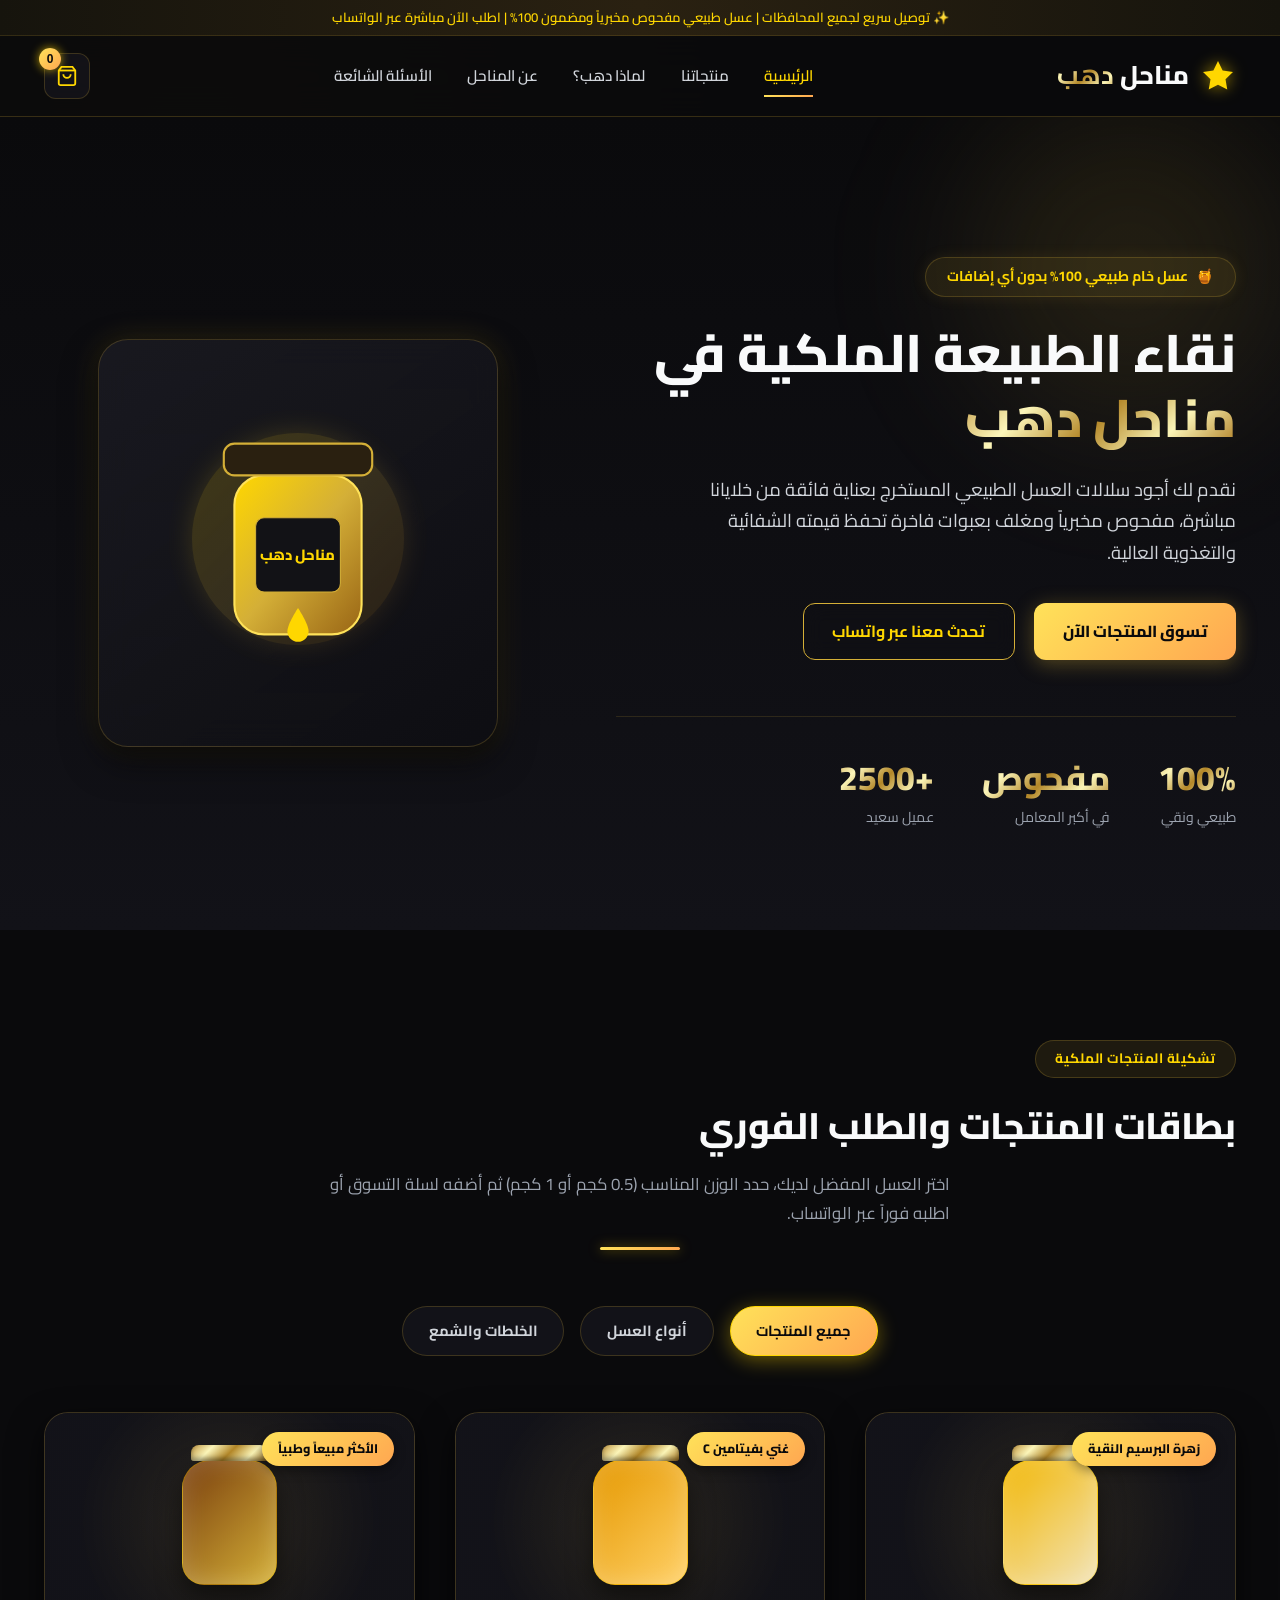
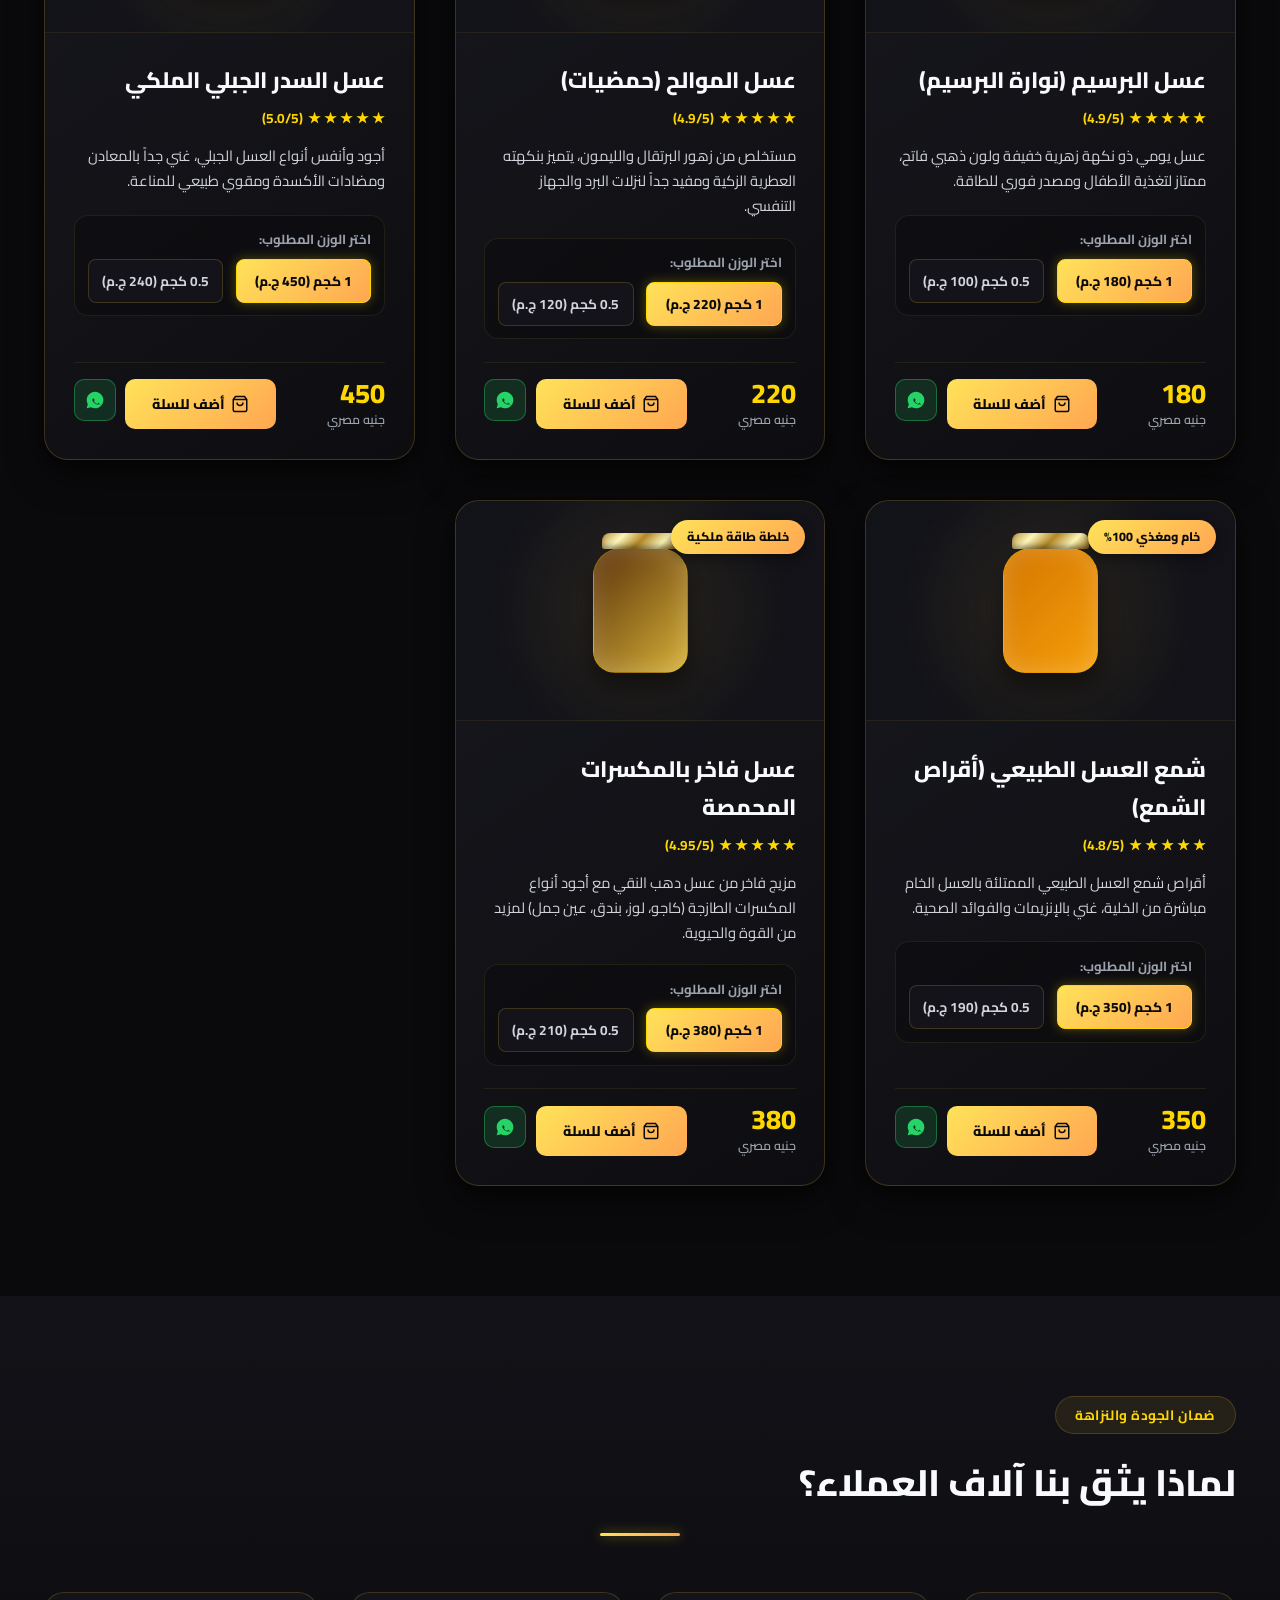
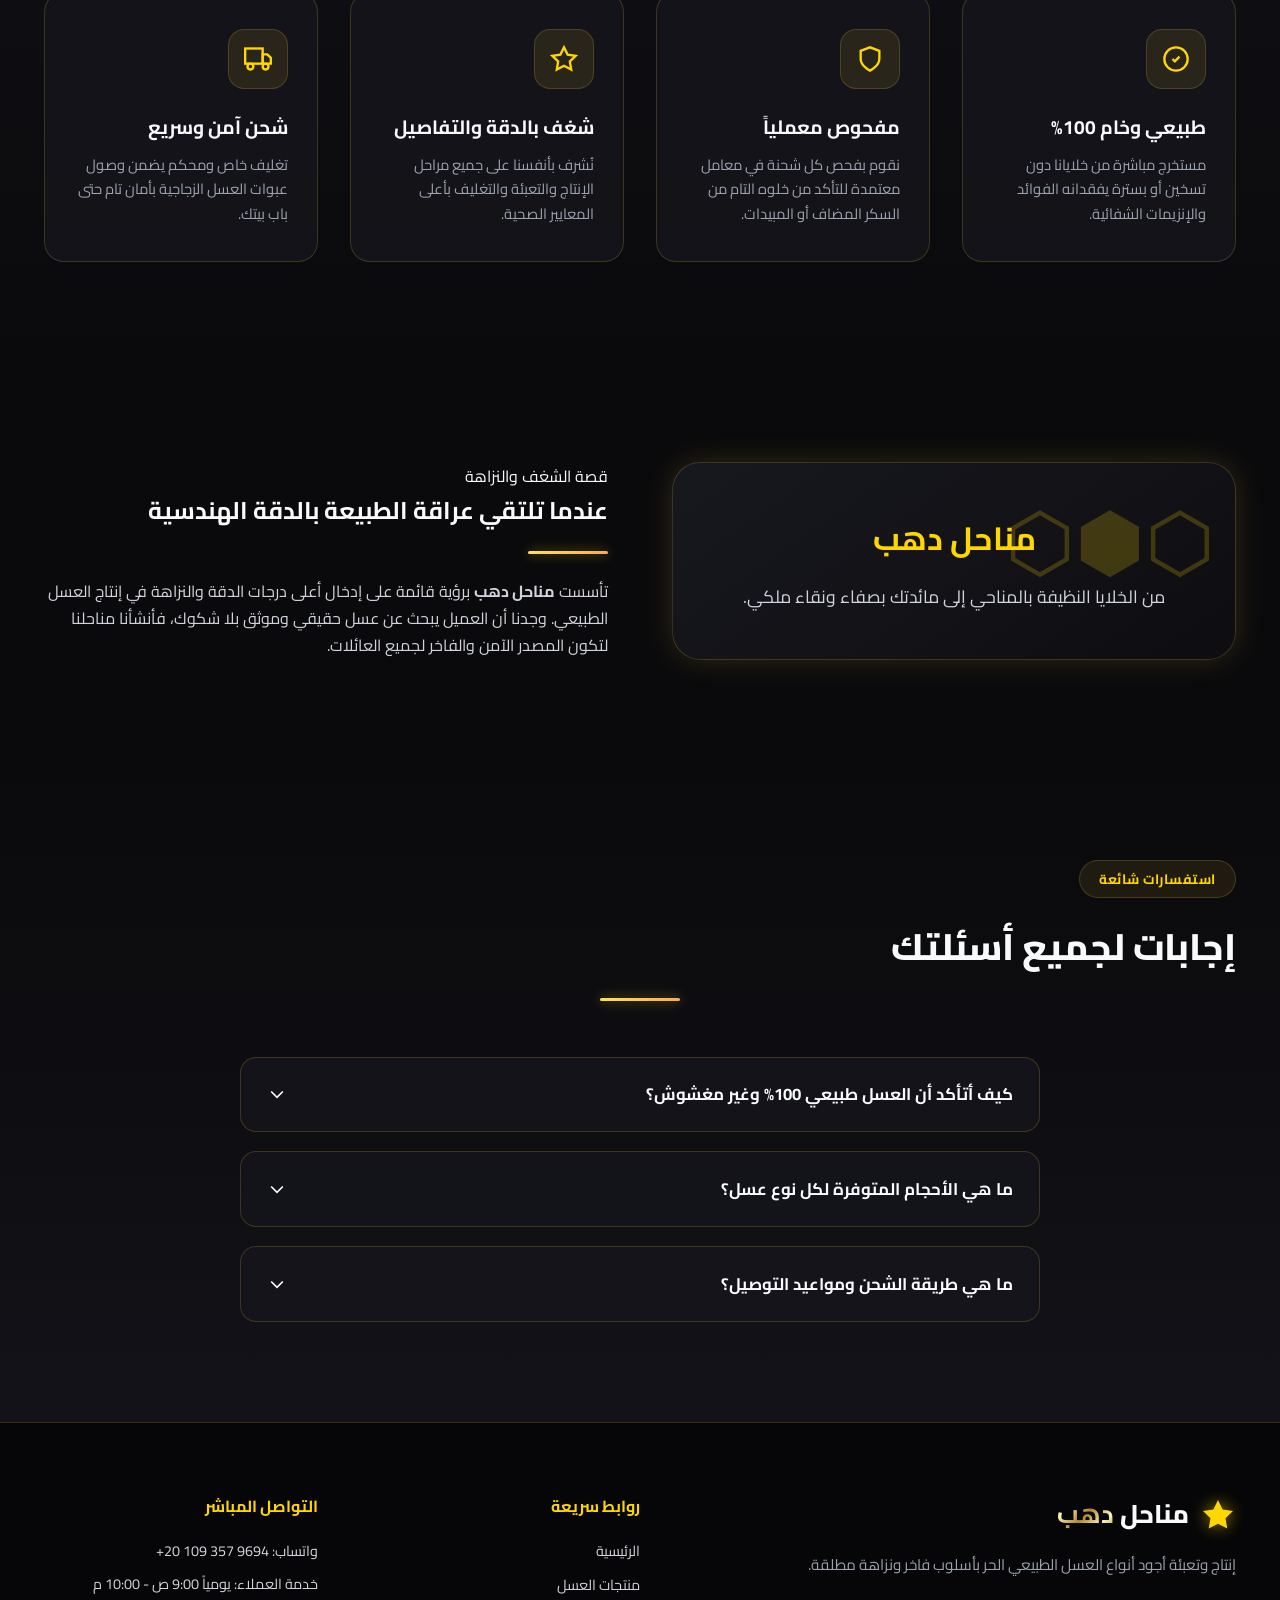
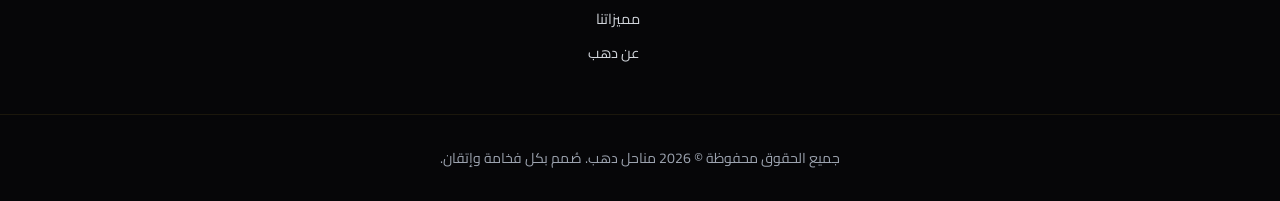
<file: dahab website/index.html>
<!DOCTYPE html>
<html lang="ar" dir="rtl">
<head>
    <meta charset="UTF-8">
    <meta name="viewport" content="width=device-width, initial-scale=1.0">
    <title>مناحل دهب | متجر العسل الطبيعي الفاخر 100%</title>
    <meta name="description" content="متجر مناحل دهب لبيع أجود أنواع العسل الطبيعي النقي: عسل السدر، عسل البرسيم، عسل الموالح، شمع العسل وعسل بالمكسرات. عسل مفحوص مخبرياً يصلك حتى باب بيتك.">
    <!-- Google Fonts (Cairo) -->
    <link rel="preconnect" href="https://fonts.googleapis.com">
    <link rel="preconnect" href="https://fonts.gstatic.com" crossorigin>
    <link href="https://fonts.googleapis.com/css2?family=Cairo:wght@300;400;600;700;800;900&display=swap" rel="stylesheet">
    <!-- Style Sheet -->
    <link rel="stylesheet" href="style.css">
</head>
<body>

    <!-- شريط الإعلانات العلوي -->
    <div class="top-announcement">
        ✨ توصيل سريع لجميع المحافظات | عسل طبيعي مفحوص مخبرياً ومضمون 100% | اطلب الآن مباشرة عبر الواتساب
    </div>

    <!-- الهيدر الرئيسي (Header / Navbar) -->
    <header class="main-header" id="mainHeader">
        <div class="container navbar-container">
            <a href="#" class="logo">
                <svg class="logo-icon" viewBox="0 0 24 24" fill="none" xmlns="http://www.w3.org/2000/svg">
                    <path d="M12 2L15.09 8.26L22 9.27L17 14.14L18.18 21.02L12 17.77L5.82 21.02L7 14.14L2 9.27L8.91 8.26L12 2Z" fill="currentColor"/>
                </svg>
                <span>مناحل <strong class="text-gold-gradient">دهب</strong></span>
            </a>
            
            <nav class="nav-menu" id="navMenu">
                <a href="#hero" class="nav-link active">الرئيسية</a>
                <a href="#products" class="nav-link">منتجاتنا</a>
                <a href="#features" class="nav-link">لماذا دهب؟</a>
                <a href="#about" class="nav-link">عن المناحل</a>
                <a href="#faq" class="nav-link">الأسئلة الشائعة</a>
            </nav>

            <div class="header-actions">
                <!-- زر سلة التسوق التفاعلي -->
                <button class="cart-trigger-btn" id="cartTriggerBtn" aria-label="سلة التسوق">
                    <svg width="22" height="22" viewBox="0 0 24 24" fill="none" stroke="currentColor" stroke-width="2">
                        <path d="M6 2L3 6v14a2 2 0 0 0 2 2h14a2 2 0 0 0 2-2V6l-3-4z"></path>
                        <line x1="3" y1="6" x2="21" y2="6"></line>
                        <path d="M16 10a4 4 0 0 1-8 0"></path>
                    </svg>
                    <span class="cart-count-badge" id="cartCountBadge">0</span>
                </button>

                <!-- زر القائمة للموبايل -->
                <button class="mobile-menu-btn" id="mobileMenuBtn" aria-label="قائمة الموبايل">
                    <span></span>
                    <span></span>
                    <span></span>
                </button>
            </div>
        </div>
    </header>

    <!-- قسم الهيرو (Hero Section) -->
    <section id="hero" class="hero-section">
        <div class="hero-bg-glow"></div>
        <div class="container hero-container">
            <div class="hero-content">
                <div class="badge">
                    <span>🍯</span> عسل خام طبيعي 100% بدون أي إضافات
                </div>
                <h1>نقاء الطبيعة الملكية في <br><span class="text-gold-gradient">مناحل دهب</span></h1>
                <p>نقدم لك أجود سلالات العسل الطبيعي المستخرج بعناية فائقة من خلايانا مباشرة، مفحوص مخبرياً ومغلف بعبوات فاخرة تحفظ قيمته الشفائية والتغذوية العالية.</p>
                
                <div class="hero-actions">
                    <a href="#products" class="btn btn-gold">تسوق المنتجات الآن</a>
                    <a href="https://wa.me/201093579694?text=%D9%85%D8%B1%D8%AD%D8%A8%D8%A7%D9%8B%20%D9%85%D9%86%D8%A7%D8%AD%D9%84%20%D8%AF%D9%87%D8%A8%D8%8C%20%D8%A3%D9%88%D8%AF%20%D8%A7%D9%84%D8%A7%D8%B3%D8%AA%D9%81%D8%B3%D8%A7%D8%B1%20%D8%B9%D9%86%20%D9%85%D9%86%D8%AA%D8%AC%D8%A7%D8%AA%D9%83%D9%85" target="_blank" class="btn btn-outline-gold">
                        تحدث معنا عبر واتساب
                    </a>
                </div>

                <div class="hero-stats">
                    <div class="stat-item">
                        <h3>100%</h3>
                        <p>طبيعي ونقي</p>
                    </div>
                    <div class="stat-item">
                        <h3>مفحوص</h3>
                        <p>في أكبر المعامل</p>
                    </div>
                    <div class="stat-item">
                        <h3>+2500</h3>
                        <p>عميل سعيد</p>
                    </div>
                </div>
            </div>

            <!-- بطاقة التوهج البصري للهيرو -->
            <div class="hero-visual">
                <div class="hero-visual-card">
                    <svg viewBox="0 0 300 300" fill="none" xmlns="http://www.w3.org/2000/svg" style="width: 100%; height: auto;">
                        <defs>
                            <linearGradient id="goldJarGrad" x1="0%" y1="0%" x2="100%" y2="100%">
                                <stop offset="0%" stop-color="#FFD700" />
                                <stop offset="50%" stop-color="#D4AF37" />
                                <stop offset="100%" stop-color="#996515" />
                            </linearGradient>
                            <filter id="glowFilter" x="-20%" y="-20%" width="140%" height="140%">
                                <feGaussianBlur stdDeviation="12" result="blur" />
                                <feComposite in="SourceGraphic" in2="blur" operator="over" />
                            </filter>
                        </defs>
                        <circle cx="150" cy="150" r="100" fill="url(#goldJarGrad)" opacity="0.18" filter="url(#glowFilter)"/>
                        <rect x="90" y="90" width="120" height="150" rx="28" fill="url(#goldJarGrad)" stroke="#FFE259" stroke-width="2"/>
                        <rect x="80" y="60" width="140" height="30" rx="10" fill="#2A2010" stroke="#D4AF37" stroke-width="2"/>
                        <rect x="110" y="130" width="80" height="70" rx="8" fill="#121216" stroke="#D4AF37" stroke-width="1"/>
                        <text x="150" y="170" font-family="'Cairo', sans-serif" font-weight="800" font-size="14" fill="#FFD700" text-anchor="middle">مناحل دهب</text>
                        <path d="M150 215C150 215 140 230 140 237C140 242.5 144.5 247 150 247C155.5 247 160 242.5 160 237C160 230 150 215 150 215Z" fill="#FFD700"/>
                    </svg>
                </div>
            </div>
        </div>
    </section>

    <!-- قسم بطاقات المنتجات (Products Cards Section) -->
    <section id="products" class="products-section">
        <div class="container">
            <div class="section-title text-center">
                <div class="badge-sub">تشكيلة المنتجات الملكية</div>
                <h2>بطاقات المنتجات والطلب الفوري</h2>
                <p>اختر العسل المفضل لديك، حدد الوزن المناسب (0.5 كجم أو 1 كجم) ثم أضفه لسلة التسوق أو اطلبه فوراً عبر الواتساب.</p>
                <div class="title-divider"></div>
            </div>

            <!-- أزرار الفلترة والتصنيف -->
            <div class="filter-tabs">
                <button class="filter-btn active" data-filter="all">جميع المنتجات</button>
                <button class="filter-btn" data-filter="honey">أنواع العسل</button>
                <button class="filter-btn" data-filter="mix">الخلطات والشمع</button>
            </div>

            <!-- شبكة بطاقات المنتجات (Products Grid) -->
            <div class="products-grid">
                
                <!-- 1. بطاقة عسل البرسيم -->
                <div class="product-card" data-category="honey" data-id="clover-honey" data-name="عسل البرسيم">
                    <div class="product-badge">زهرة البرسيم النقية</div>
                    <div class="product-image-area">
                        <div class="jar-icon-visual jar-clover"></div>
                    </div>
                    <div class="product-details">
                        <h3 class="product-title">عسل البرسيم (نوارة البرسيم)</h3>
                        <div class="product-rating">
                            <span>★ ★ ★ ★ ★</span> (4.9/5)
                        </div>
                        <p class="product-desc">عسل يومي ذو نكهة زهرية خفيفة ولون ذهبي فاتح، ممتاز لتغذية الأطفال ومصدر فوري للطاقة.</p>
                        
                        <!-- محدد الوزن (0.5كجم / 1كجم) -->
                        <div class="weight-selector-box">
                            <span class="weight-title">اختر الوزن المطلوب:</span>
                            <div class="weight-options">
                                <button class="weight-btn active" data-price="180" data-weight="1 كجم">1 كجم (180 ج.م)</button>
                                <button class="weight-btn" data-price="100" data-weight="0.5 كجم">0.5 كجم (100 ج.م)</button>
                            </div>
                        </div>

                        <div class="product-footer">
                            <div class="price-container">
                                <span class="price-number">180</span>
                                <span class="price-currency">جنيه مصري</span>
                            </div>
                            <div class="card-actions">
                                <button class="add-cart-btn">
                                    <svg width="18" height="18" viewBox="0 0 24 24" fill="none" stroke="currentColor" stroke-width="2"><path d="M6 2L3 6v14a2 2 0 0 0 2 2h14a2 2 0 0 0 2-2V6l-3-4z"></path><line x1="3" y1="6" x2="21" y2="6"></line><path d="M16 10a4 4 0 0 1-8 0"></path></svg>
                                    أضف للسلة
                                </button>
                                <button class="whatsapp-direct-btn" title="طلب مباشر عبر واتساب">
                                    <svg width="20" height="20" viewBox="0 0 24 24" fill="currentColor"><path d="M12.031 2c-5.514 0-9.989 4.478-9.989 9.993 0 1.763.459 3.483 1.33 5.004L2 22l5.148-1.348c1.468.8 3.111 1.22 4.88 1.22 5.513 0 9.991-4.476 9.991-9.99C22.02 6.478 17.545 2 12.031 2zm4.965 14.218c-.217.616-1.09 1.205-1.5 1.285-.366.071-.84.1-2.427-.562-2.03-.847-3.329-2.91-3.43-3.045-.1-.134-.813-.974-.813-1.942 0-.967.505-1.442.685-1.631.18-.189.395-.236.526-.236.13 0 .262.001.378.006.121.005.281-.047.439.333.163.389.557 1.354.606 1.453.049.098.082.213.016.344-.066.13-.131.21-.262.363-.13.152-.273.34-.39.456-.131.131-.268.273-.115.536.153.263.682 1.124 1.46 1.815.998.887 1.834 1.162 2.097 1.293.262.13.417.11.572-.07.154-.18.66-.767.838-1.027.177-.259.354-.217.596-.128.243.09.1.488 1.545 1.209.243.121.405.18.497.332.092.152.092.883-.125 1.5z"/></svg>
                                </button>
                            </div>
                        </div>
                    </div>
                </div>

                <!-- 2. بطاقة عسل الموالح -->
                <div class="product-card" data-category="honey" data-id="citrus-honey" data-name="عسل الموالح">
                    <div class="product-badge">غني بفيتامين C</div>
                    <div class="product-image-area">
                        <div class="jar-icon-visual jar-citrus"></div>
                    </div>
                    <div class="product-details">
                        <h3 class="product-title">عسل الموالح (حمضيات)</h3>
                        <div class="product-rating">
                            <span>★ ★ ★ ★ ★</span> (4.9/5)
                        </div>
                        <p class="product-desc">مستخلص من زهور البرتقال والليمون، يتميز بنكهته العطرية الزكية ومفيد جداً لنزلات البرد والجهاز التنفسي.</p>
                        
                        <!-- محدد الوزن (0.5كجم / 1كجم) -->
                        <div class="weight-selector-box">
                            <span class="weight-title">اختر الوزن المطلوب:</span>
                            <div class="weight-options">
                                <button class="weight-btn active" data-price="220" data-weight="1 كجم">1 كجم (220 ج.م)</button>
                                <button class="weight-btn" data-price="120" data-weight="0.5 كجم">0.5 كجم (120 ج.م)</button>
                            </div>
                        </div>

                        <div class="product-footer">
                            <div class="price-container">
                                <span class="price-number">220</span>
                                <span class="price-currency">جنيه مصري</span>
                            </div>
                            <div class="card-actions">
                                <button class="add-cart-btn">
                                    <svg width="18" height="18" viewBox="0 0 24 24" fill="none" stroke="currentColor" stroke-width="2"><path d="M6 2L3 6v14a2 2 0 0 0 2 2h14a2 2 0 0 0 2-2V6l-3-4z"></path><line x1="3" y1="6" x2="21" y2="6"></line><path d="M16 10a4 4 0 0 1-8 0"></path></svg>
                                    أضف للسلة
                                </button>
                                <button class="whatsapp-direct-btn" title="طلب مباشر عبر واتساب">
                                    <svg width="20" height="20" viewBox="0 0 24 24" fill="currentColor"><path d="M12.031 2c-5.514 0-9.989 4.478-9.989 9.993 0 1.763.459 3.483 1.33 5.004L2 22l5.148-1.348c1.468.8 3.111 1.22 4.88 1.22 5.513 0 9.991-4.476 9.991-9.99C22.02 6.478 17.545 2 12.031 2zm4.965 14.218c-.217.616-1.09 1.205-1.5 1.285-.366.071-.84.1-2.427-.562-2.03-.847-3.329-2.91-3.43-3.045-.1-.134-.813-.974-.813-1.942 0-.967.505-1.442.685-1.631.18-.189.395-.236.526-.236.13 0 .262.001.378.006.121.005.281-.047.439.333.163.389.557 1.354.606 1.453.049.098.082.213.016.344-.066.13-.131.21-.262.363-.13.152-.273.34-.39.456-.131.131-.268.273-.115.536.153.263.682 1.124 1.46 1.815.998.887 1.834 1.162 2.097 1.293.262.13.417.11.572-.07.154-.18.66-.767.838-1.027.177-.259.354-.217.596-.128.243.09.1.488 1.545 1.209.243.121.405.18.497.332.092.152.092.883-.125 1.5z"/></svg>
                                </button>
                            </div>
                        </div>
                    </div>
                </div>

                <!-- 3. بطاقة عسل السدر -->
                <div class="product-card" data-category="honey" data-id="sidr-honey" data-name="عسل السدر الجبلي">
                    <div class="product-badge">الأكثر مبيعاً وطبياً</div>
                    <div class="product-image-area">
                        <div class="jar-icon-visual jar-sidr"></div>
                    </div>
                    <div class="product-details">
                        <h3 class="product-title">عسل السدر الجبلي الملكي</h3>
                        <div class="product-rating">
                            <span>★ ★ ★ ★ ★</span> (5.0/5)
                        </div>
                        <p class="product-desc">أجود وأنفس أنواع العسل الجبلي، غني جداً بالمعادن ومضادات الأكسدة ومقوي طبيعي للمناعة.</p>
                        
                        <!-- محدد الوزن (0.5كجم / 1كجم) -->
                        <div class="weight-selector-box">
                            <span class="weight-title">اختر الوزن المطلوب:</span>
                            <div class="weight-options">
                                <button class="weight-btn active" data-price="450" data-weight="1 كجم">1 كجم (450 ج.م)</button>
                                <button class="weight-btn" data-price="240" data-weight="0.5 كجم">0.5 كجم (240 ج.م)</button>
                            </div>
                        </div>

                        <div class="product-footer">
                            <div class="price-container">
                                <span class="price-number">450</span>
                                <span class="price-currency">جنيه مصري</span>
                            </div>
                            <div class="card-actions">
                                <button class="add-cart-btn">
                                    <svg width="18" height="18" viewBox="0 0 24 24" fill="none" stroke="currentColor" stroke-width="2"><path d="M6 2L3 6v14a2 2 0 0 0 2 2h14a2 2 0 0 0 2-2V6l-3-4z"></path><line x1="3" y1="6" x2="21" y2="6"></line><path d="M16 10a4 4 0 0 1-8 0"></path></svg>
                                    أضف للسلة
                                </button>
                                <button class="whatsapp-direct-btn" title="طلب مباشر عبر واتساب">
                                    <svg width="20" height="20" viewBox="0 0 24 24" fill="currentColor"><path d="M12.031 2c-5.514 0-9.989 4.478-9.989 9.993 0 1.763.459 3.483 1.33 5.004L2 22l5.148-1.348c1.468.8 3.111 1.22 4.88 1.22 5.513 0 9.991-4.476 9.991-9.99C22.02 6.478 17.545 2 12.031 2zm4.965 14.218c-.217.616-1.09 1.205-1.5 1.285-.366.071-.84.1-2.427-.562-2.03-.847-3.329-2.91-3.43-3.045-.1-.134-.813-.974-.813-1.942 0-.967.505-1.442.685-1.631.18-.189.395-.236.526-.236.13 0 .262.001.378.006.121.005.281-.047.439.333.163.389.557 1.354.606 1.453.049.098.082.213.016.344-.066.13-.131.21-.262.363-.13.152-.273.34-.39.456-.131.131-.268.273-.115.536.153.263.682 1.124 1.46 1.815.998.887 1.834 1.162 2.097 1.293.262.13.417.11.572-.07.154-.18.66-.767.838-1.027.177-.259.354-.217.596-.128.243.09.1.488 1.545 1.209.243.121.405.18.497.332.092.152.092.883-.125 1.5z"/></svg>
                                </button>
                            </div>
                        </div>
                    </div>
                </div>

                <!-- 4. بطاقة شمع العسل -->
                <div class="product-card" data-category="mix" data-id="honey-comb" data-name="شمع العسل الطبيعي">
                    <div class="product-badge">خام ومغذي 100%</div>
                    <div class="product-image-area">
                        <div class="jar-icon-visual jar-wax"></div>
                    </div>
                    <div class="product-details">
                        <h3 class="product-title">شمع العسل الطبيعي (أقراص الشمع)</h3>
                        <div class="product-rating">
                            <span>★ ★ ★ ★ ★</span> (4.8/5)
                        </div>
                        <p class="product-desc">أقراص شمع العسل الطبيعي الممتلئة بالعسل الخام مباشرة من الخلية، غني بالإنزيمات والفوائد الصحية.</p>
                        
                        <!-- محدد الوزن (0.5كجم / 1كجم) -->
                        <div class="weight-selector-box">
                            <span class="weight-title">اختر الوزن المطلوب:</span>
                            <div class="weight-options">
                                <button class="weight-btn active" data-price="350" data-weight="1 كجم">1 كجم (350 ج.م)</button>
                                <button class="weight-btn" data-price="190" data-weight="0.5 كجم">0.5 كجم (190 ج.م)</button>
                            </div>
                        </div>

                        <div class="product-footer">
                            <div class="price-container">
                                <span class="price-number">350</span>
                                <span class="price-currency">جنيه مصري</span>
                            </div>
                            <div class="card-actions">
                                <button class="add-cart-btn">
                                    <svg width="18" height="18" viewBox="0 0 24 24" fill="none" stroke="currentColor" stroke-width="2"><path d="M6 2L3 6v14a2 2 0 0 0 2 2h14a2 2 0 0 0 2-2V6l-3-4z"></path><line x1="3" y1="6" x2="21" y2="6"></line><path d="M16 10a4 4 0 0 1-8 0"></path></svg>
                                    أضف للسلة
                                </button>
                                <button class="whatsapp-direct-btn" title="طلب مباشر عبر واتساب">
                                    <svg width="20" height="20" viewBox="0 0 24 24" fill="currentColor"><path d="M12.031 2c-5.514 0-9.989 4.478-9.989 9.993 0 1.763.459 3.483 1.33 5.004L2 22l5.148-1.348c1.468.8 3.111 1.22 4.88 1.22 5.513 0 9.991-4.476 9.991-9.99C22.02 6.478 17.545 2 12.031 2zm4.965 14.218c-.217.616-1.09 1.205-1.5 1.285-.366.071-.84.1-2.427-.562-2.03-.847-3.329-2.91-3.43-3.045-.1-.134-.813-.974-.813-1.942 0-.967.505-1.442.685-1.631.18-.189.395-.236.526-.236.13 0 .262.001.378.006.121.005.281-.047.439.333.163.389.557 1.354.606 1.453.049.098.082.213.016.344-.066.13-.131.21-.262.363-.13.152-.273.34-.39.456-.131.131-.268.273-.115.536.153.263.682 1.124 1.46 1.815.998.887 1.834 1.162 2.097 1.293.262.13.417.11.572-.07.154-.18.66-.767.838-1.027.177-.259.354-.217.596-.128.243.09.1.488 1.545 1.209.243.121.405.18.497.332.092.152.092.883-.125 1.5z"/></svg>
                                </button>
                            </div>
                        </div>
                    </div>
                </div>

                <!-- 5. بطاقة عسل بالمكسرات -->
                <div class="product-card" data-category="mix" data-id="nuts-honey" data-name="عسل بالمكسرات">
                    <div class="product-badge">خلطة طاقة ملكية</div>
                    <div class="product-image-area">
                        <div class="jar-icon-visual jar-nuts"></div>
                    </div>
                    <div class="product-details">
                        <h3 class="product-title">عسل فاخر بالمكسرات المحمصة</h3>
                        <div class="product-rating">
                            <span>★ ★ ★ ★ ★</span> (4.95/5)
                        </div>
                        <p class="product-desc">مزيج فاخر من عسل دهب النقي مع أجود أنواع المكسرات الطازجة (كاجو، لوز، بندق، عين جمل) لمزيد من القوة والحيوية.</p>
                        
                        <!-- محدد الوزن (0.5كجم / 1كجم) -->
                        <div class="weight-selector-box">
                            <span class="weight-title">اختر الوزن المطلوب:</span>
                            <div class="weight-options">
                                <button class="weight-btn active" data-price="380" data-weight="1 كجم">1 كجم (380 ج.م)</button>
                                <button class="weight-btn" data-price="210" data-weight="0.5 كجم">0.5 كجم (210 ج.م)</button>
                            </div>
                        </div>

                        <div class="product-footer">
                            <div class="price-container">
                                <span class="price-number">380</span>
                                <span class="price-currency">جنيه مصري</span>
                            </div>
                            <div class="card-actions">
                                <button class="add-cart-btn">
                                    <svg width="18" height="18" viewBox="0 0 24 24" fill="none" stroke="currentColor" stroke-width="2"><path d="M6 2L3 6v14a2 2 0 0 0 2 2h14a2 2 0 0 0 2-2V6l-3-4z"></path><line x1="3" y1="6" x2="21" y2="6"></line><path d="M16 10a4 4 0 0 1-8 0"></path></svg>
                                    أضف للسلة
                                </button>
                                <button class="whatsapp-direct-btn" title="طلب مباشر عبر واتساب">
                                    <svg width="20" height="20" viewBox="0 0 24 24" fill="currentColor"><path d="M12.031 2c-5.514 0-9.989 4.478-9.989 9.993 0 1.763.459 3.483 1.33 5.004L2 22l5.148-1.348c1.468.8 3.111 1.22 4.88 1.22 5.513 0 9.991-4.476 9.991-9.99C22.02 6.478 17.545 2 12.031 2zm4.965 14.218c-.217.616-1.09 1.205-1.5 1.285-.366.071-.84.1-2.427-.562-2.03-.847-3.329-2.91-3.43-3.045-.1-.134-.813-.974-.813-1.942 0-.967.505-1.442.685-1.631.18-.189.395-.236.526-.236.13 0 .262.001.378.006.121.005.281-.047.439.333.163.389.557 1.354.606 1.453.049.098.082.213.016.344-.066.13-.131.21-.262.363-.13.152-.273.34-.39.456-.131.131-.268.273-.115.536.153.263.682 1.124 1.46 1.815.998.887 1.834 1.162 2.097 1.293.262.13.417.11.572-.07.154-.18.66-.767.838-1.027.177-.259.354-.217.596-.128.243.09.1.488 1.545 1.209.243.121.405.18.497.332.092.152.092.883-.125 1.5z"/></svg>
                                </button>
                            </div>
                        </div>
                    </div>
                </div>

            </div>
        </div>
    </section>

    <!-- قسم سلة التسوق الجانبية (Cart Drawer) -->
    <div class="cart-drawer-overlay" id="cartOverlay">
        <div class="cart-drawer">
            <div class="cart-header">
                <h3>
                    <svg width="22" height="22" viewBox="0 0 24 24" fill="none" stroke="currentColor" stroke-width="2"><path d="M6 2L3 6v14a2 2 0 0 0 2 2h14a2 2 0 0 0 2-2V6l-3-4z"></path><line x1="3" y1="6" x2="21" y2="6"></line><path d="M16 10a4 4 0 0 1-8 0"></path></svg>
                    سلة التسوق الخاصة بك
                </h3>
                <button class="close-cart-btn" id="closeCartBtn">&times;</button>
            </div>
            
            <div class="cart-body" id="cartBody">
                <!-- يتم تعبئة المنتجات تلقائياً عبر JavaScript -->
                <div class="cart-empty-msg" id="cartEmptyMsg">
                    <svg class="cart-empty-icon" viewBox="0 0 24 24" fill="none" stroke="currentColor" stroke-width="1.5"><path d="M6 2L3 6v14a2 2 0 0 0 2 2h14a2 2 0 0 0 2-2V6l-3-4z"></path><line x1="3" y1="6" x2="21" y2="6"></line><path d="M16 10a4 4 0 0 1-8 0"></path></svg>
                    <p>سلة التسوق فارغة حالياً</p>
                    <small>أضف بعض المنتجات الذهبية الفاخرة للبدء!</small>
                </div>
            </div>

            <div class="cart-footer">
                <div class="cart-total-row">
                    <span>إجمالي الطلب:</span>
                    <span class="cart-total-val" id="cartTotalVal">0 جنيه</span>
                </div>
                <button class="btn btn-whatsapp checkout-whatsapp-btn" id="checkoutWhatsappBtn">
                    تأكيد وإرسال الطلب عبر الواتساب 🚚
                </button>
            </div>
        </div>
    </div>

    <!-- قسم مميزات مناحل دهب (Features Section) -->
    <section id="features" class="features-section">
        <div class="container">
            <div class="section-title text-center">
                <div class="badge-sub">ضمان الجودة والنزاهة</div>
                <h2>لماذا يثق بنا آلاف العملاء؟</h2>
                <div class="title-divider"></div>
            </div>
            <div class="features-grid">
                <div class="feature-card">
                    <div class="feature-icon-box">
                        <svg width="28" height="28" viewBox="0 0 24 24" fill="none" stroke="currentColor" stroke-width="2"><circle cx="12" cy="12" r="10"/><path d="M9 12l2 2 4-4"/></svg>
                    </div>
                    <h3>طبيعي وخام 100%</h3>
                    <p>مستخرج مباشرة من خلايانا دون تسخين أو بسترة يفقدانه الفوائد والإنزيمات الشفائية.</p>
                </div>
                <div class="feature-card">
                    <div class="feature-icon-box">
                        <svg width="28" height="28" viewBox="0 0 24 24" fill="none" stroke="currentColor" stroke-width="2"><path d="M12 22s8-4 8-10V5l-8-3-8 3v7c0 6 8 10 8 10z"/></svg>
                    </div>
                    <h3>مفحوص معملياً</h3>
                    <p>نقوم بفحص كل شحنة في معامل معتمدة للتأكد من خلوه التام من السكر المضاف أو المبيدات.</p>
                </div>
                <div class="feature-card">
                    <div class="feature-icon-box">
                        <svg width="28" height="28" viewBox="0 0 24 24" fill="none" stroke="currentColor" stroke-width="2"><polygon points="12 2 15.09 8.26 22 9.27 17 14.14 18.18 21.02 12 17.77 5.82 21.02 7 14.14 2 9.27 8.91 8.26 12 2"/></svg>
                    </div>
                    <h3>شغف بالدقة والتفاصيل</h3>
                    <p>نُشرف بأنفسنا على جميع مراحل الإنتاج والتعبئة والتغليف بأعلى المعايير الصحية.</p>
                </div>
                <div class="feature-card">
                    <div class="feature-icon-box">
                        <svg width="28" height="28" viewBox="0 0 24 24" fill="none" stroke="currentColor" stroke-width="2"><rect x="1" y="3" width="15" height="13"/><polygon points="16 8 20 8 23 11 23 16 16 16 16 8"/><circle cx="5.5" cy="18.5" r="2.5"/><circle cx="18.5" cy="18.5" r="2.5"/></svg>
                    </div>
                    <h3>شحن آمن وسريع</h3>
                    <p>تغليف خاص ومحكم يضمن وصول عبوات العسل الزجاجية بأمان تام حتى باب بيتك.</p>
                </div>
            </div>
        </div>
    </section>

    <!-- قسم من نحن (About Section) -->
    <section id="about" class="about-section">
        <div class="container about-grid">
            <div class="about-card-visual">
                <div class="honeycomb-pattern">⬡⬢⬡</div>
                <h3 style="font-size: 2rem; color: var(--gold-bright); margin-bottom: 1rem;">مناحل دهب</h3>
                <p style="color: var(--text-secondary); font-size: 1.1rem;">من الخلايا النظيفة بالمناحي إلى مائدتك بصفاء ونقاء ملكي.</p>
            </div>
            <div class="about-content">
                <div class="badge-sub">قصة الشغف والنزاهة</div>
                <h2>عندما تلتقي عراقة الطبيعة بالدقة الهندسية</h2>
                <div class="title-divider" style="margin-right: 0; margin-left: auto;"></div>
                <p style="margin-top: 1.5rem; color: var(--text-secondary);">تأسست <strong>مناحل دهب</strong> برؤية قائمة على إدخال أعلى درجات الدقة والنزاهة في إنتاج العسل الطبيعي. وجدنا أن العميل يبحث عن عسل حقيقي وموثق بلا شكوك، فأنشأنا مناحلنا لتكون المصدر الآمن والفاخر لجميع العائلات.</p>
            </div>
        </div>
    </section>

    <!-- قسم الأسئلة الشائعة (FAQ Section) -->
    <section id="faq" class="faq-section">
        <div class="container">
            <div class="section-title text-center">
                <div class="badge-sub">استفسارات شائعة</div>
                <h2>إجابات لجميع أسئلتك</h2>
                <div class="title-divider"></div>
            </div>
            
            <div class="faq-wrapper">
                <div class="faq-item">
                    <button class="faq-question">
                        <span>كيف أتأكد أن العسل طبيعي 100% وغير مغشوش؟</span>
                        <svg class="faq-icon" width="20" height="20" viewBox="0 0 24 24" fill="none" stroke="currentColor" stroke-width="2"><path d="M19 9l-7 7-7-7"/></svg>
                    </button>
                    <div class="faq-answer">
                        <p>جميع منتجات مناحل دهب تخضع لفحوصات معملية دقيقة في معامل معتمدة، ونوفر لك نتائج التحليل مع طلبك عند الطلب. نضمن لك استرداد المبلغ بالكامل إذا ثبت عكس ذلك في أي معمل معتمد.</p>
                    </div>
                </div>

                <div class="faq-item">
                    <button class="faq-question">
                        <span>ما هي الأحجام المتوفرة لكل نوع عسل؟</span>
                        <svg class="faq-icon" width="20" height="20" viewBox="0 0 24 24" fill="none" stroke="currentColor" stroke-width="2"><path d="M19 9l-7 7-7-7"/></svg>
                    </button>
                    <div class="faq-answer">
                        <p>جميع منتجاتنا متوفرة في عبوتين قياسيتين: عبوة 1 كجم وعبوة 0.5 كجم، يمكنك اختيار الوزن المناسب مباشرة من بطاقة المنتج.</p>
                    </div>
                </div>

                <div class="faq-item">
                    <button class="faq-question">
                        <span>ما هي طريقة الشحن ومواعيد التوصيل؟</span>
                        <svg class="faq-icon" width="20" height="20" viewBox="0 0 24 24" fill="none" stroke="currentColor" stroke-width="2"><path d="M19 9l-7 7-7-7"/></svg>
                    </button>
                    <div class="faq-answer">
                        <p>نقوم بتغليف العبوات بوسائد حماية سميكة ضابطة للصدمات، والتوصيل يتم خلال 24 إلى 48 ساعة فقط لجميع المحافظات.</p>
                    </div>
                </div>
            </div>
        </div>
    </section>

    <!-- الفوتر (Footer) -->
    <footer class="main-footer">
        <div class="container footer-grid">
            <div>
                <a href="#" class="logo" style="margin-bottom: 1rem;">
                    <svg class="logo-icon" viewBox="0 0 24 24" fill="none" xmlns="http://www.w3.org/2000/svg">
                        <path d="M12 2L15.09 8.26L22 9.27L17 14.14L18.18 21.02L12 17.77L5.82 21.02L7 14.14L2 9.27L8.91 8.26L12 2Z" fill="currentColor"/>
                    </svg>
                    <span>مناحل <strong class="text-gold-gradient">دهب</strong></span>
                </a>
                <p style="color: var(--text-muted); font-size: 0.95rem;">إنتاج وتعبئة أجود أنواع العسل الطبيعي الحر بأسلوب فاخر ونزاهة مطلقة.</p>
            </div>
            <div>
                <h4 style="color: var(--gold-bright); margin-bottom: 1.2rem;">روابط سريعة</h4>
                <ul style="display: flex; flex-direction: column; gap: 0.6rem; font-size: 0.9rem; color: var(--text-secondary);">
                    <li><a href="#hero">الرئيسية</a></li>
                    <li><a href="#products">منتجات العسل</a></li>
                    <li><a href="#features">مميزاتنا</a></li>
                    <li><a href="#about">عن دهب</a></li>
                </ul>
            </div>
            <div>
                <h4 style="color: var(--gold-bright); margin-bottom: 1.2rem;">التواصل المباشر</h4>
                <p style="color: var(--text-secondary); font-size: 0.9rem; margin-bottom: 0.5rem;">واتساب: <span dir="ltr">+20 109 357 9694</span></p>
                <p style="color: var(--text-secondary); font-size: 0.9rem;">خدمة العملاء: يومياً 9:00 ص - 10:00 م</p>
            </div>
        </div>
        <div class="footer-bottom">
            جميع الحقوق محفوظة &copy; 2026 مناحل دهب. صُمم بكل فخامة وإتقان.
        </div>
    </footer>

    <!-- ملف التفاعلية والمنطق JavaScript -->
    <script src="script.js"></script>
</body>
</html>
</file>
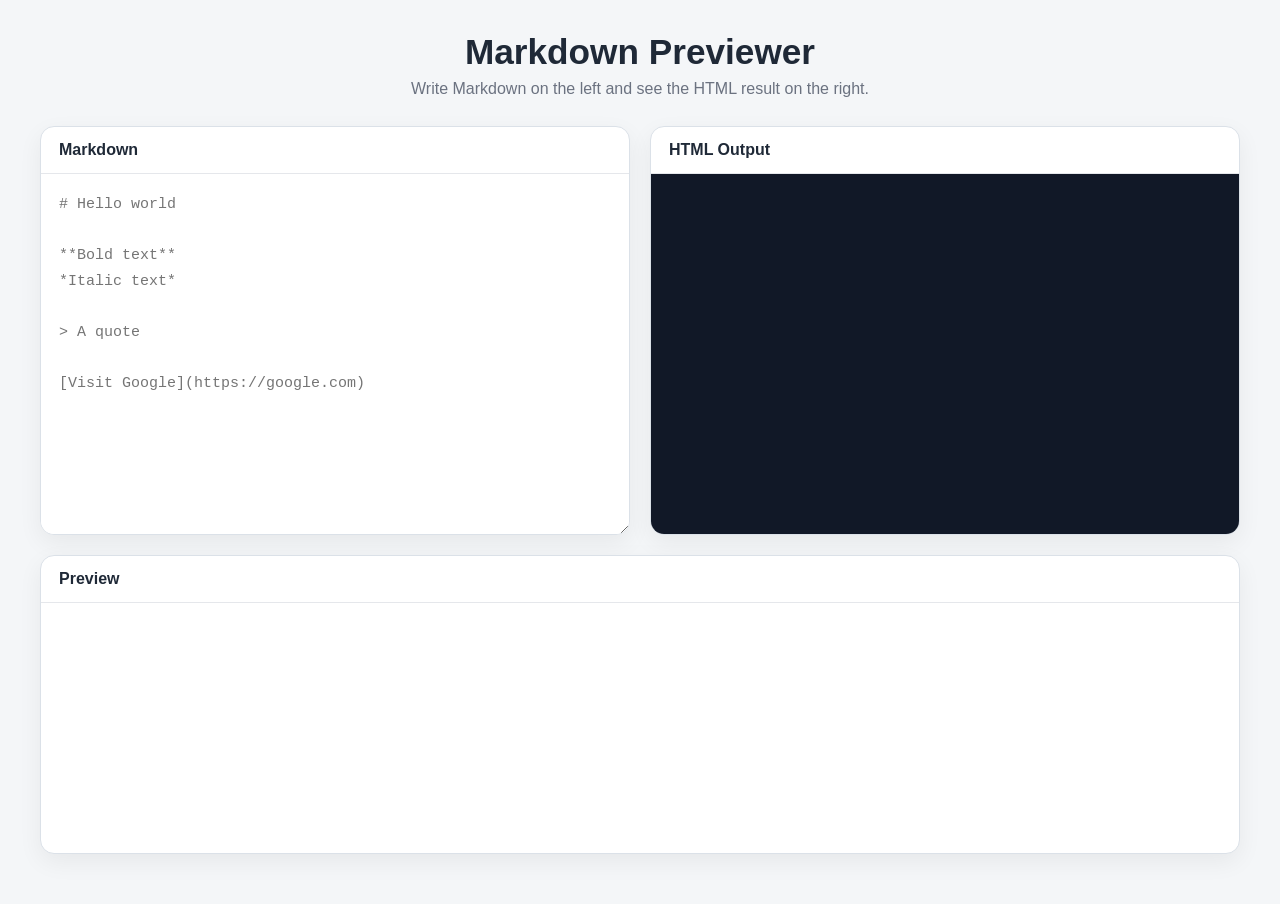
<file: markdown-previewer/index.html>
<!DOCTYPE html>
<html lang="en">
<head>
  <meta charset="UTF-8">
  <meta name="viewport" content="width=device-width, initial-scale=1.0">
  <title>Markdown Previewer</title>
  <link rel="stylesheet" href="style.css">
</head>
<body>
  <main class="app">
    <header>
      <h1>Markdown Previewer</h1>
      <p>Write Markdown on the left and see the HTML result on the right.</p>
    </header>

    <section class="workspace">
      <div class="panel">
        <h2>Markdown</h2>
        <textarea id="markdown-input" placeholder="# Hello world

**Bold text**
*Italic text*

> A quote

[Visit Google](https://google.com)"></textarea>
      </div>

      <div class="panel">
        <h2>HTML Output</h2>
        <pre id="html-output"></pre>
      </div>

      <div class="panel preview-panel">
        <h2>Preview</h2>
        <div id="preview"></div>
      </div>
    </section>
  </main>

  <script src="script.js"></script>
</body>
</html>
</file>
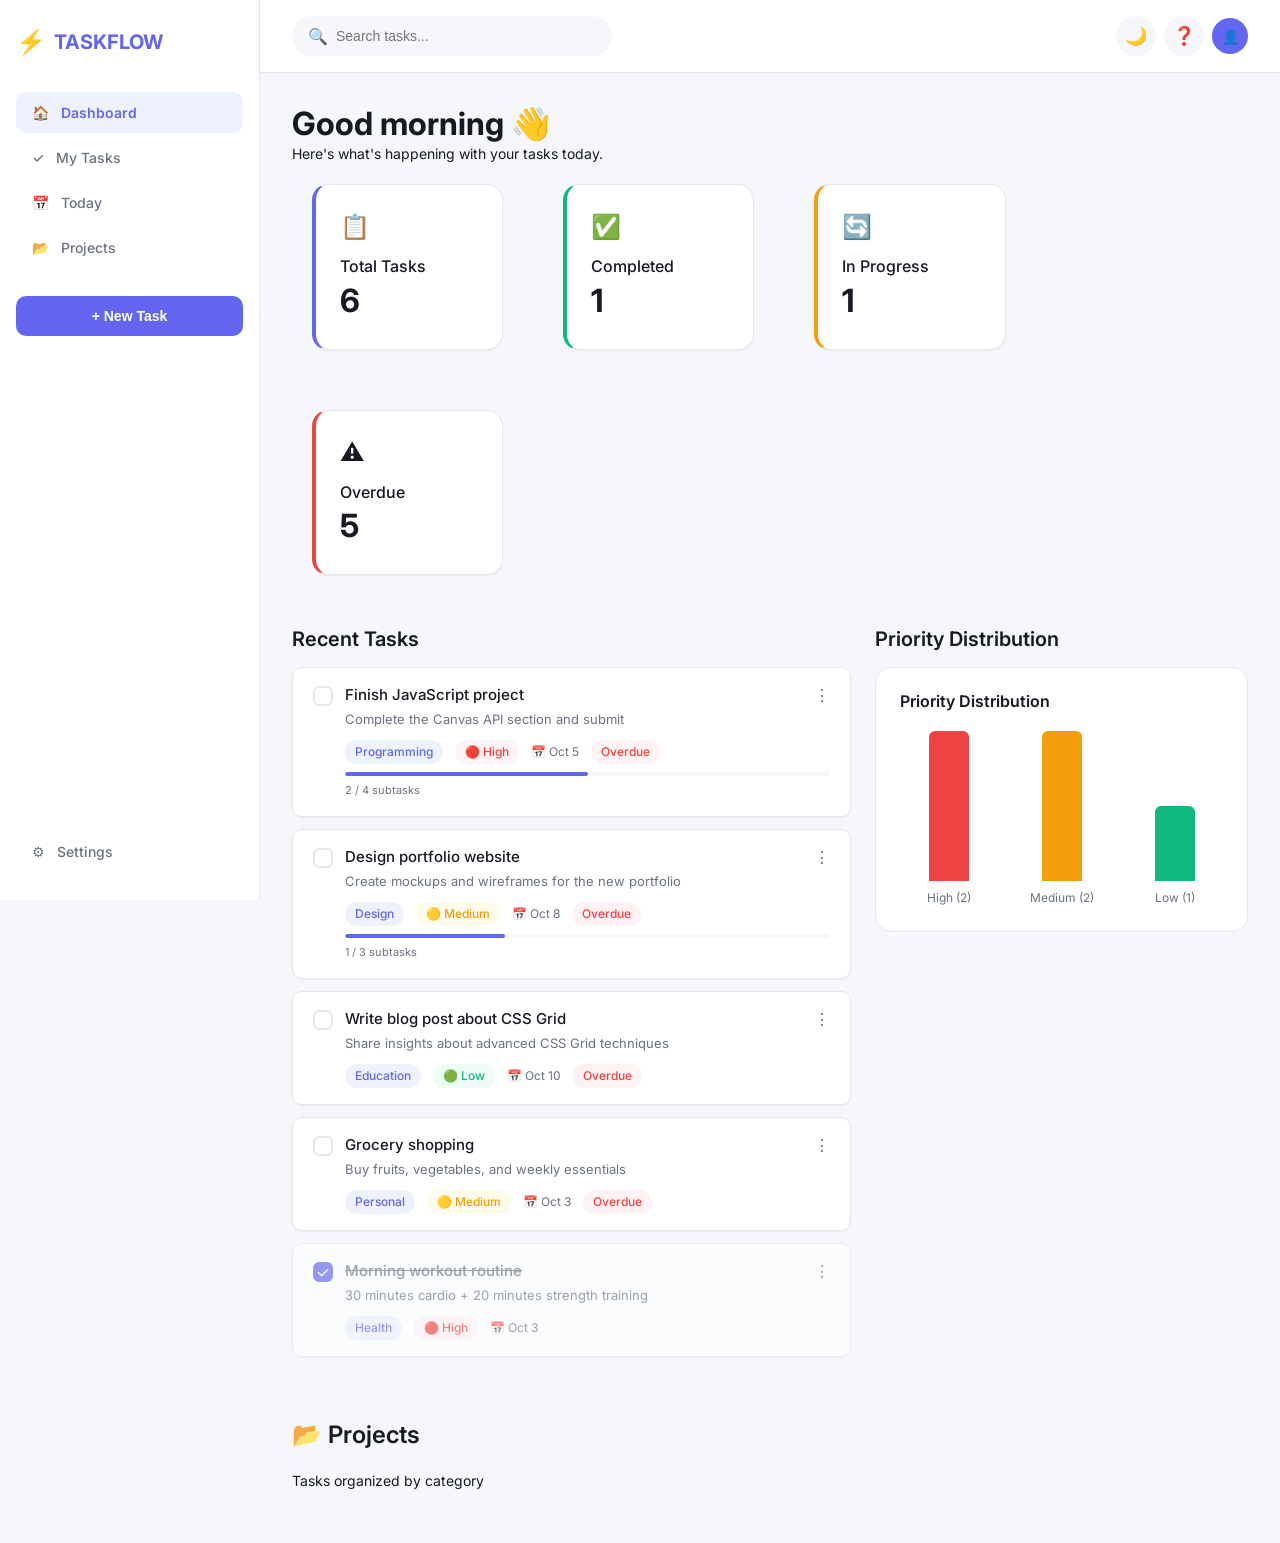
<file: TaskFlow/index.html>
<!DOCTYPE html>
<html lang="en">
<head>
    <meta charset="UTF-8">
    <meta name="viewport" content="width=device-width, initial-scale=1.0">
    <title>TaskFlow</title>
    <link rel="preconnect" href="https://fonts.googleapis.com">
    <link rel="preconnect" href="https://fonts.gstatic.com" crossorigin>
    <link href="https://fonts.googleapis.com/css2?family=Inter:wght@400;500;600;700&display=swap" rel="stylesheet">
    <link rel="stylesheet" href="styles.css">
    <script src="app.js" defer></script>
</head>
<body>
    <!-- Sidebar Overlay -->
    <div id="sidebar-overlay" class="sidebar-overlay"></div>

    <!-- Sidebar -->
    <aside id="sidebar" class="sidebar">
        <div class="sidebar-logo">
            <span class="logo-icon">⚡</span> TASKFLOW
        </div>
        
        <nav>
            <a href="#" class="nav-item active" data-view="dashboard">
                <span class="nav-icon">🏠</span> Dashboard
            </a>
            <a href="#" class="nav-item" data-view="tasks">
                <span class="nav-icon">✓</span> My Tasks
            </a>
            <a href="#" class="nav-item" data-view="today">
                <span class="nav-icon">📅</span> Today
            </a>
            <a href="#" class="nav-item" data-view="projects">
                <span class="nav-icon">📂</span> Projects
            </a>
        </nav>
        
        <button id="add-task-btn" class="btn-new-task">+ New Task</button>
        
        <div style="flex: 1;"></div>
        
        <nav>
            <a href="#" class="nav-item" data-view="settings">
                <span class="nav-icon">⚙</span> Settings
            </a>
        </nav>
    </aside>

    <!-- Mobile Header -->
    <header class="mobile-header">
        <button id="menu-toggle" aria-label="Toggle Menu">☰</button>
        <div class="mobile-logo">TASKFLOW</div>
        <div class="mobile-actions">
            <button class="mobile-search-btn" aria-label="Search">🔍</button>
            <button class="mobile-theme-btn" aria-label="Toggle Theme">🌙</button>
        </div>
    </header>

    <!-- Main Content -->
    <main class="main-content">
        <!-- Top Bar -->
        <header class="top-bar">
            <div class="search-wrapper">
                <span class="search-icon">🔍</span>
                <input type="text" id="search-input" placeholder="Search tasks...">
            </div>
            <div class="top-bar-actions">
                <button id="theme-toggle" class="icon-btn" aria-label="Toggle Theme">🌙</button>
                <button id="help-shortcut-btn" class="icon-btn" aria-label="Keyboard Shortcuts">❓</button>
                <div class="user-avatar">👤</div>
            </div>
        </header>

        <!-- Dashboard View -->
        <section id="view-dashboard" class="view active">
            <h1 id="greeting-text">Good evening 👋</h1>
            <p>Here's what's happening with your tasks today.</p>
            
            <div class="stats-grid">
                <div class="stat-card stat-total-card">
                    <div class="stat-icon">📋</div>
                    <div class="stat-info">
                        <h3>Total Tasks</h3>
                        <span id="stat-total" class="stat-number">0</span>
                    </div>
                </div>
                <div class="stat-card stat-completed-card">
                    <div class="stat-icon">✅</div>
                    <div class="stat-info">
                        <h3>Completed</h3>
                        <span id="stat-completed" class="stat-number">0</span>
                    </div>
                </div>
                <div class="stat-card stat-progress-card">
                    <div class="stat-icon">🔄</div>
                    <div class="stat-info">
                        <h3>In Progress</h3>
                        <span id="stat-in-progress" class="stat-number">0</span>
                    </div>
                </div>
                <div class="stat-card stat-overdue-card">
                    <div class="stat-icon">⚠️</div>
                    <div class="stat-info">
                        <h3>Overdue</h3>
                        <span id="stat-overdue" class="stat-number">0</span>
                    </div>
                </div>
            </div>

            <div class="dashboard-columns">
                <div class="dashboard-column">
                    <h2>Recent Tasks</h2>
                    <div id="dashboard-tasks" class="task-list"></div>
                </div>
                <div class="dashboard-column">
                    <h2>Priority Distribution</h2>
                    <div id="priority-chart" class="chart-container"></div>
                </div>
            </div>
        </section>

        <!-- Tasks View -->
        <section id="view-tasks" class="view">
            <div class="tasks-header-row">
                <h2>My Tasks</h2>
                <div class="view-toggle">
                    <button class="view-toggle-btn active" data-mode="list">☰ List</button>
                    <button class="view-toggle-btn" data-mode="board">▦ Board</button>
                </div>
                <button class="btn-primary btn-add-task">+ Add Task</button>
            </div>
            
            <div class="tasks-toolbar">
                <select id="filter-select">
                    <option value="all">All Tasks</option>
                    <option value="active">Active</option>
                    <option value="completed">Completed</option>
                    <option value="overdue">Overdue</option>
                </select>
                
                <select id="category-filter">
                    <option value="all">All Categories</option>
                    <option>Programming</option>
                    <option>Design</option>
                    <option>Marketing</option>
                    <option>Personal</option>
                    <option>Health</option>
                    <option>Finance</option>
                    <option>Education</option>
                    <option>Other</option>
                </select>
                
                <select id="sort-select">
                    <option value="created">Sort by: Created</option>
                    <option value="due-date">Sort by: Due Date</option>
                    <option value="priority">Sort by: Priority</option>
                    <option value="alphabetical">Sort by: A-Z</option>
                </select>
            </div>
            
            <div id="task-list" class="task-list"></div>
            
            <div id="kanban-board" class="kanban-board hidden">
                <div class="kanban-column" data-status="todo">
                    <div class="kanban-header">
                        <span class="kanban-dot dot-todo"></span>
                        <h3>To Do</h3>
                        <span class="kanban-count" id="kanban-todo-count">0</span>
                    </div>
                    <div class="kanban-cards" data-status="todo"></div>
                </div>
                <div class="kanban-column" data-status="in-progress">
                    <div class="kanban-header">
                        <span class="kanban-dot dot-progress"></span>
                        <h3>In Progress</h3>
                        <span class="kanban-count" id="kanban-progress-count">0</span>
                    </div>
                    <div class="kanban-cards" data-status="in-progress"></div>
                </div>
                <div class="kanban-column" data-status="done">
                    <div class="kanban-header">
                        <span class="kanban-dot dot-done"></span>
                        <h3>Done</h3>
                        <span class="kanban-count" id="kanban-done-count">0</span>
                    </div>
                    <div class="kanban-cards" data-status="done"></div>
                </div>
            </div>
        </section>

        <!-- Today View -->
        <section id="view-today" class="view">
            <h2>📅 Today</h2>
            <p>Tasks due today</p>
            <div id="today-task-list" class="task-list"></div>
        </section>

        <!-- Projects View -->
        <section id="view-projects" class="view">
            <h2>📂 Projects</h2>
            <p>Tasks organized by category</p>
            <div id="projects-container" class="projects-grid"></div>
        </section>

        <!-- Settings View -->
        <section id="view-settings" class="view">
            <h2>⚙ Settings</h2>
            
            <div class="settings-group">
                <h3>Appearance</h3>
                <label class="setting-item">
                    <span>Dark Mode</span>
                    <input type="checkbox" id="settings-theme-toggle" class="toggle-switch">
                </label>
            </div>
            <div class="settings-group">
                <h3>Keyboard Shortcuts</h3>
                <table class="shortcuts-table">
                    <tbody>
                        <tr><td><kbd>N</kbd></td><td>New Task</td></tr>
                        <tr><td><kbd>/</kbd></td><td>Search</td></tr>
                        <tr><td><kbd>Esc</kbd></td><td>Close Modal</td></tr>
                        <tr><td><kbd>D</kbd></td><td>Toggle Dark Mode</td></tr>
                    </tbody>
                </table>
            </div>
            
            <div class="settings-group">
                <h3>About</h3>
                <p class="version-text">TaskFlow v1.0.0</p>
            </div>
        </section>
    </main>

    <!-- Task Modal -->
    <div id="task-modal" class="modal-overlay">
        <div class="modal">
            <div class="modal-header">
                <h2 id="modal-title">Create New Task</h2>
                <button type="button" class="close-modal-btn btn-close-x" aria-label="Close">✕</button>
            </div>
            <form id="task-form">
                <div class="form-group">
                    <label for="task-title-input">Task title</label>
                    <input type="text" id="task-title-input" placeholder="Enter task title..." required>
                    <span class="error-msg">Task title is required</span>
                </div>
                <div class="form-group">
                    <label for="task-desc-input">Description</label>
                    <textarea id="task-desc-input" placeholder="Add a description..." rows="3"></textarea>
                </div>
                <div class="form-group">
                    <label>Priority</label>
                    <div class="priority-selector">
                        <button type="button" class="priority-btn" data-priority="low">Low</button>
                        <button type="button" class="priority-btn active" data-priority="medium">Medium</button>
                        <button type="button" class="priority-btn" data-priority="high">High</button>
                    </div>
                </div>
                <div class="form-group">
                    <label for="task-due-input">Due date</label>
                    <input type="date" id="task-due-input">
                </div>
                <div class="form-group">
                    <label for="task-category-input">Category</label>
                    <select id="task-category-input">
                        <option>Programming</option>
                        <option>Design</option>
                        <option>Marketing</option>
                        <option>Personal</option>
                        <option>Health</option>
                        <option>Finance</option>
                        <option>Education</option>
                        <option>Other</option>
                    </select>
                </div>
                <div class="form-group">
                    <label>Subtasks</label>
                    <div id="subtasks-container"></div>
                    <button type="button" id="add-subtask-btn" class="btn-add-subtask">+ Add Subtask</button>
                </div>
                <div class="modal-actions">
                    <button type="button" class="btn-secondary btn-cancel close-modal-btn">Cancel</button>
                    <button type="submit" id="modal-submit-btn" class="btn-primary">Create Task</button>
                </div>
            </form>
        </div>
    </div>

    <!-- Delete Confirmation Modal -->
    <div id="delete-modal" class="modal-overlay">
        <div class="modal modal-small">
            <div class="modal-icon-large">🗑️</div>
            <h2>Delete task?</h2>
            <p>"<span id="delete-task-name"></span>" will be permanently deleted.</p>
            <div class="modal-actions">
                <button type="button" class="btn-secondary btn-cancel close-modal-btn">Cancel</button>
                <button type="button" id="delete-confirm-btn" class="btn-danger">Delete</button>
            </div>
        </div>
    </div>

    <!-- Keyboard Shortcuts Modal -->
    <div id="shortcuts-modal" class="modal-overlay">
        <div class="modal">
            <div class="modal-header">
                <h2>Keyboard Shortcuts</h2>
                <button type="button" class="close-modal-btn btn-close-x" aria-label="Close">✕</button>
            </div>
            <table class="shortcuts-table">
                <tbody>
                    <tr><td><kbd>N</kbd></td><td>New Task</td></tr>
                    <tr><td><kbd>/</kbd></td><td>Focus Search</td></tr>
                    <tr><td><kbd>Esc</kbd></td><td>Close Modal/Overlay</td></tr>
                    <tr><td><kbd>D</kbd></td><td>Toggle Dark Mode</td></tr>
                    <tr><td><kbd>1-5</kbd></td><td>Switch Views</td></tr>
                </tbody>
            </table>
        </div>
    </div>

    <!-- Focus Mode Overlay -->
    <div id="focus-overlay" class="focus-overlay">
        <div class="focus-content">
            <button class="close-focus-btn btn-close-x" aria-label="Close Focus Mode">✕</button>
            <h2>Focus Mode 🎯</h2>
            <p id="focus-task-name"></p>
            <div id="focus-timer" class="focus-timer">25:00</div>
            <div class="focus-controls">
                <button id="focus-start-btn" class="btn-primary">Start</button>
                <button id="focus-reset-btn" class="btn-secondary">Reset</button>
            </div>
            <div class="focus-breaks">
                <button class="btn-secondary break-btn" data-time="5">5 min break</button>
                <button class="btn-secondary break-btn" data-time="15">15 min break</button>
                <button class="btn-secondary break-btn" data-time="25">25 min block</button>
            </div>
        </div>
    </div>

    <!-- Toast Container -->
    <div id="toast-container"></div>
</body>
</html>
</file>
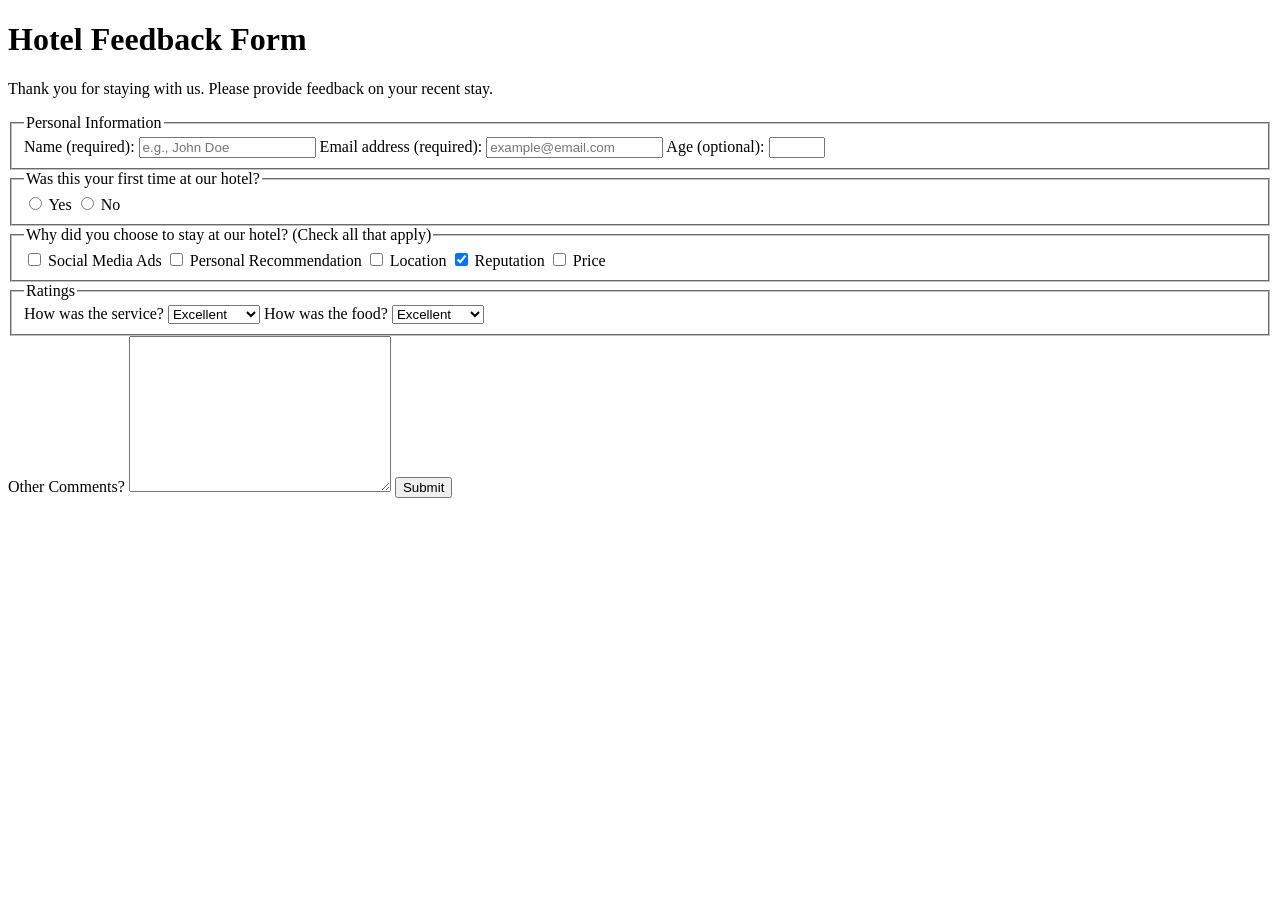
<file: form.html>
<!DOCTYPE html>
<html lang="en">
<head>
    <meta charset="UTF-8">
    <meta name="viewport" content="width=device-width, initial-scale=1.0">
    <title>Document</title>
</head>
<body>
  <header>
    <h1>Hotel Feedback Form</h1>
    <p>
    Thank you for staying with us. Please provide feedback on your recent
    stay.
    </p>
  </header>
  <main>
    <form method="POST">
    <fieldset>
        <legend>Personal Information</legend>
        <label for="full-name">Name (required):</label>
        <input type="text" id="full-name" name="name" placeholder="e.g., John Doe" required size="20">

        <label for="email">Email address (required):</label>
        <input
        placeholder="example@email.com"
        required
        id="email"
        type="email"
        name="email"
        size="20"
        />
        <label for="age">Age (optional):</label>
        <input type="number" name="age" id="age" min="3" max="100" />
    </fieldset>

    <fieldset>
        <legend>Was this your first time at our hotel?</legend>
        <input id="yes-option" type="radio" name="hotel-stay" value="yes" />
        <label for="yes-option">Yes</label>
        <input id="no-option" type="radio" name="hotel-stay" value="no" />
        <label for="no-option">No</label>
    </fieldset>

    <fieldset>
        <legend>
        Why did you choose to stay at our hotel? (Check all that apply)
        </legend>

        <input type="checkbox" id="ads" name="choice" value="ads" />
        <label for="ads">Social Media Ads</label>

        <input
        type="checkbox"
        id="recommendation"
        name="choice"
        value="recommendation"
        />
        <label for="recommendation">Personal Recommendation</label>
        
        <input type="checkbox" id="location" name="choice" value="location" />
        <label for="location">Location</label>

        <input
        checked
        type="checkbox"
        id="reputation"
        name="choice"
        value="reputation"
        />
        <label for="reputation">Reputation</label>
        
        <input type="checkbox" id="price" name="choice" value="price" />
        <label for="price">Price</label>
    </fieldset>

    <fieldset>
        <legend>Ratings</legend>

        <label for="service">How was the service?</label>

        <select name="service" id="service">
        <option value="poor">Poor</option>
        <option value="satisfactory">Satisfactory</option>
        <option value="good">Good</option>
        <option value="very-good">Very Good</option>
        <option selected value="excellent">Excellent</option>
        </select>

        <label for="food">How was the food?</label>

        <select name="food" id="food">
        <option value="poor">Poor</option>
        <option value="satisfactory">Satisfactory</option>
        <option value="good">Good</option>
        <option value="very-good">Very Good</option>
        <option selected value="excellent">Excellent</option>
        </select>
    </fieldset>

    <label for="comments">Other Comments?</label>
    <textarea cols="30" rows="10" name="comments" id="comments"></textarea>

    <button type="submit">Submit</button>
    </form>
  </main>

  </body>
</html>
</file>
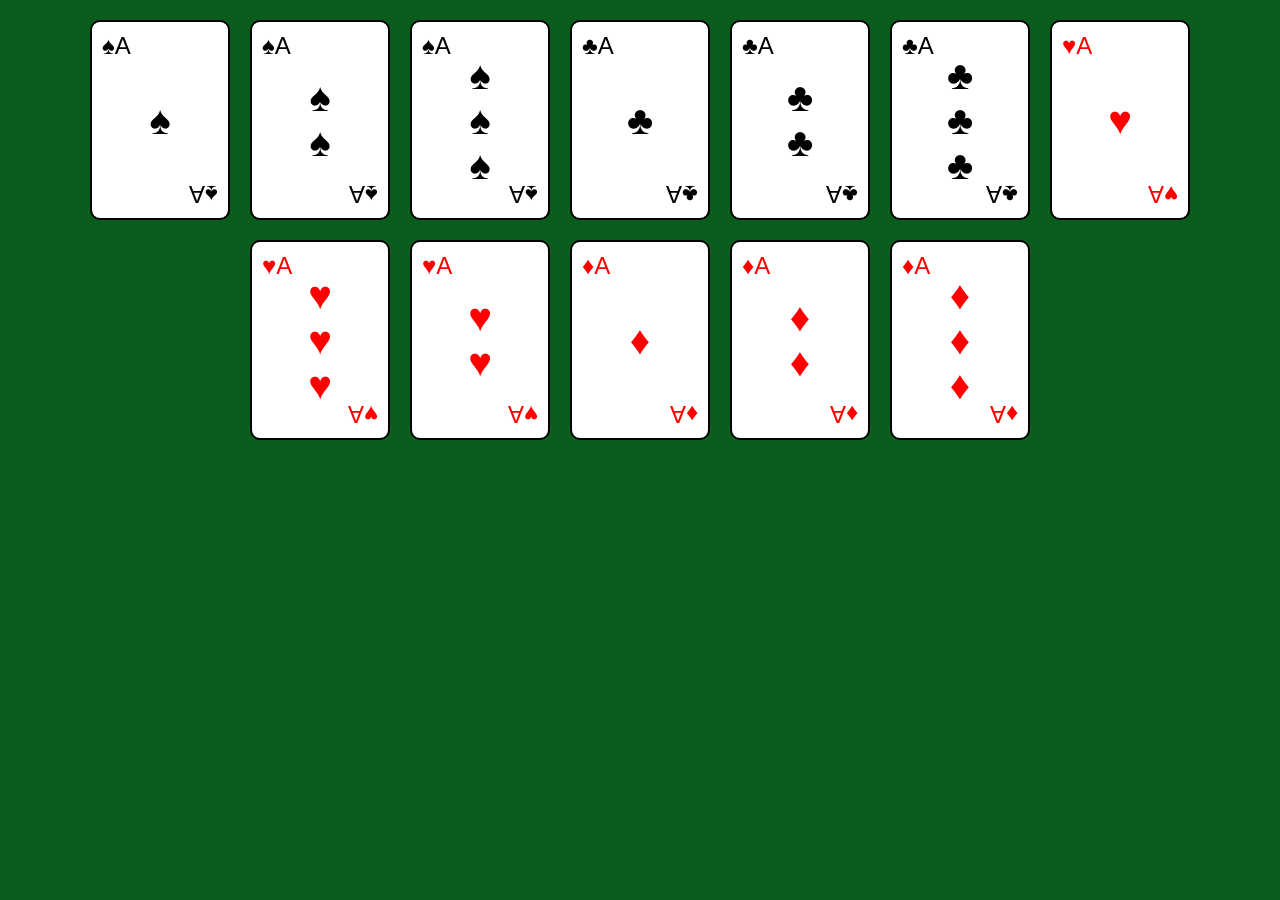
<file: playing card/playingcards.html>
<!DOCTYPE html>
<html lang="en">

<head>
  <meta charset="UTF-8">
  <meta name="viewport" content="width=device-width, initial-scale=1.0">
  <title>Playing Cards</title>
  <link rel="stylesheet" href="playingcards.css"> 

</head>

<body>
  <main id="playing-cards">

      <div class="card spade">
        <div class="left">♠A</div>
        <div class="middle">
          <span>♠</span>          
          </div>
        <div class="right">♠A</div>
      </div>

      <div class="card spade">
        <div class="left">♠A</div>
        <div class="middle">
          <span>♠</span>          
          <span>♠</span>                    
          </div>
        <div class="right">♠A</div>
      </div>
      <div class="card spade">
        <div class="left">♠A</div>
        <div class="middle">
          <span>♠</span>          
          <span>♠</span>          
          <span>♠</span>          
          </div>
        <div class="right">♠A</div>
      </div>

      <div class="card club">
        <div class="left">♣A</div>
        <div class="middle">
          <span>♣</span>          
          </div>
        <div class="right">♣A</div>
      </div>
      <div class="card club">
        <div class="left">♣A</div>
        <div class="middle">
          <span>♣</span>          
          <span>♣</span>          
          </div>
        <div class="right">♣A</div>
      </div>
      <div class="card club">
        <div class="left">♣A</div>
        <div class="middle">
          <span>♣</span>          
          <span>♣</span>          
          <span>♣</span>          
          </div>
        <div class="right">♣A</div>
      </div>

      <div class="card heart">
        <div class="left">♥A</div>
        <div class="middle">
          <span>♥</span>
        </div>
        <div class="right">♥A</div>
      </div>
      <div class="card heart">
        <div class="left">♥A</div>
        <div class="middle">
          <span>♥</span>
          <span>♥</span>
          <span>♥</span>
        </div>
        <div class="right">♥A</div>
      </div>
      <div class="card heart">
        <div class="left">♥A</div>
        <div class="middle">
          <span>♥</span>
          <span>♥</span>
        </div>
        <div class="right">♥A</div>
      </div>

      <div class="card diamond">
        <div class="left">♦A</div>
        <div class="middle">
          <span>♦</span>
        </div>
        <div class="right">♦A</div>
      </div>
      <div class="card diamond">
        <div class="left">♦A</div>
        <div class="middle">
          <span>♦</span>
          <span>♦</span>
        </div>
        <div class="right">♦A</div>
      </div>
      <div class="card diamond">
        <div class="left">♦A</div>
        <div class="middle">
          <span>♦</span>
          <span>♦</span>
          <span>♦</span>
        </div>
        <div class="right">♦A</div>
      </div>

    </main>
</body>

</html>
</file>
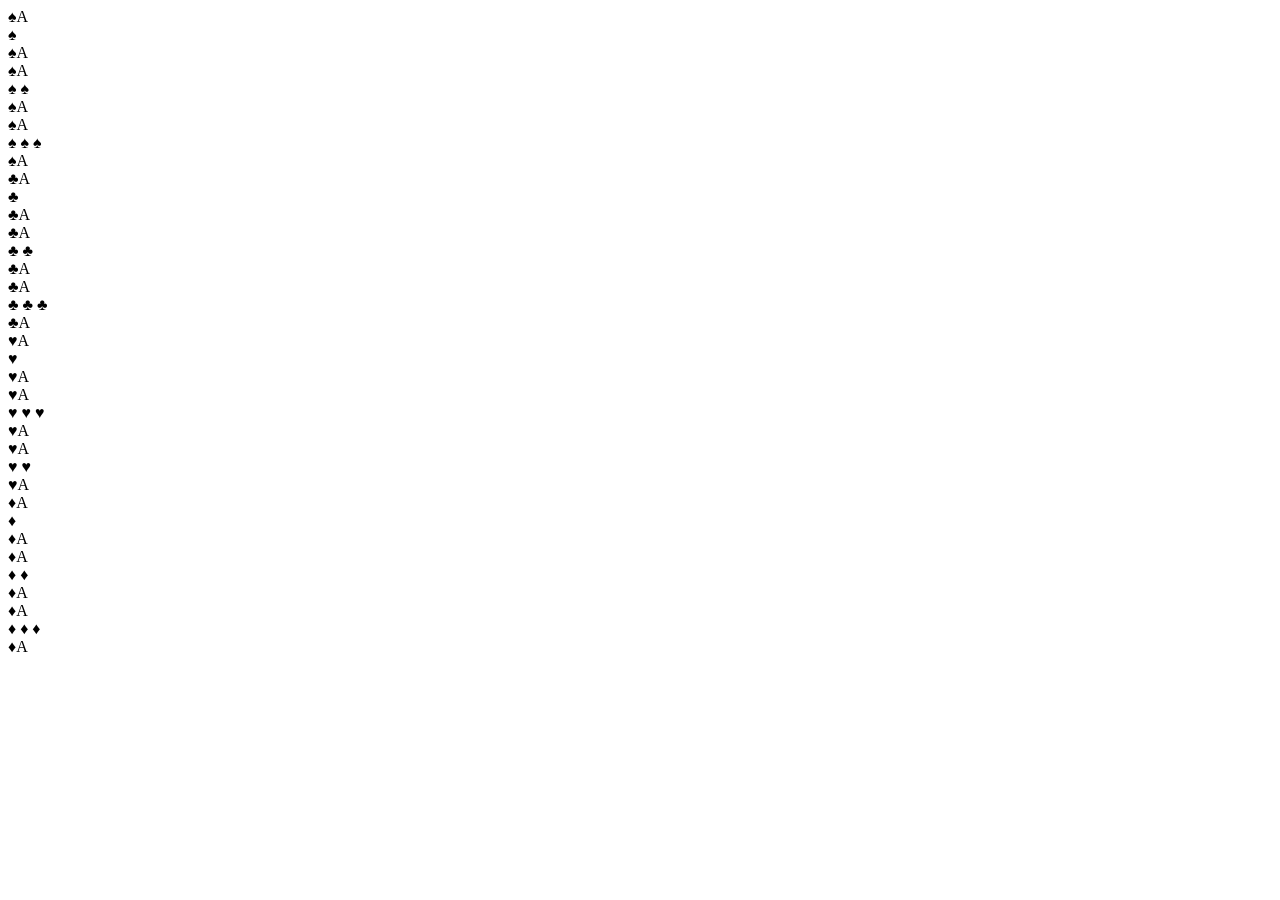
<file: dahab website/playing card/playingcards.html>
<!DOCTYPE html>
<html lang="en">

<head>
  <meta charset="UTF-8">
  <meta name="viewport" content="width=device-width, initial-scale=1.0">
  <title>Playing Cards</title>
  <link rel"stylesheet" href="palyingcards.css"> 

</head>

<body>
  <main id="playing-cards">

      <div class="card spade">
        <div class="left">♠A</div>
        <div class="middle">
          <span>♠</span>          
          </div>
        <div class="right">♠A</div>
      </div>

      <div class="card spade">
        <div class="left">♠A</div>
        <div class="middle">
          <span>♠</span>          
          <span>♠</span>                    
          </div>
        <div class="right">♠A</div>
      </div>
      <div class="card spade">
        <div class="left">♠A</div>
        <div class="middle">
          <span>♠</span>          
          <span>♠</span>          
          <span>♠</span>          
          </div>
        <div class="right">♠A</div>
      </div>

      <div class="card club">
        <div class="left">♣A</div>
        <div class="middle">
          <span>♣</span>          
          </div>
        <div class="right">♣A</div>
      </div>
      <div class="card club">
        <div class="left">♣A</div>
        <div class="middle">
          <span>♣</span>          
          <span>♣</span>          
          </div>
        <div class="right">♣A</div>
      </div>
      <div class="card club">
        <div class="left">♣A</div>
        <div class="middle">
          <span>♣</span>          
          <span>♣</span>          
          <span>♣</span>          
          </div>
        <div class="right">♣A</div>
      </div>

      <div class="card heart">
        <div class="left">♥A</div>
        <div class="middle">
          <span>♥</span>
        </div>
        <div class="right">♥A</div>
      </div>
      <div class="card heart">
        <div class="left">♥A</div>
        <div class="middle">
          <span>♥</span>
          <span>♥</span>
          <span>♥</span>
        </div>
        <div class="right">♥A</div>
      </div>
      <div class="card heart">
        <div class="left">♥A</div>
        <div class="middle">
          <span>♥</span>
          <span>♥</span>
        </div>
        <div class="right">♥A</div>
      </div>

      <div class="card diamond">
        <div class="left">♦A</div>
        <div class="middle">
          <span>♦</span>
        </div>
        <div class="right">♦A</div>
      </div>
      <div class="card diamond">
        <div class="left">♦A</div>
        <div class="middle">
          <span>♦</span>
          <span>♦</span>
        </div>
        <div class="right">♦A</div>
      </div>
      <div class="card diamond">
        <div class="left">♦A</div>
        <div class="middle">
          <span>♦</span>
          <span>♦</span>
          <span>♦</span>
        </div>
        <div class="right">♦A</div>
      </div>

    </main>
</body>

</html>
</file>
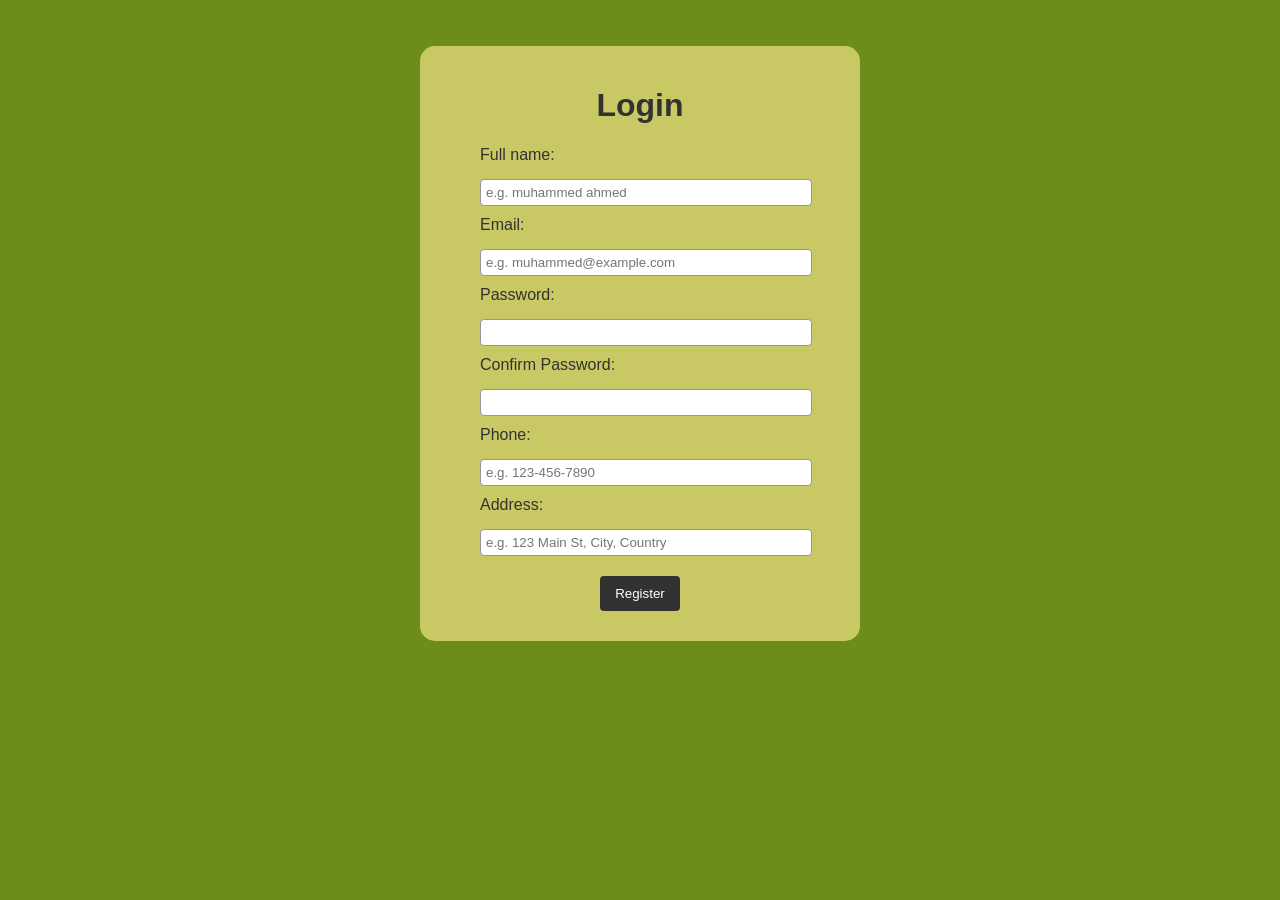
<file: e-commerce-layout/login/login.html>
<!DOCTYPE html>
<html lang="en">
<head>
    <meta charset="UTF-8">
    <meta name="viewport" content="width=device-width, initial-scale=1.0">
    <title>Login</title>
    <link rel="stylesheet" href="login.css">
</head>
<body>
    <div>
        <h1>Login</h1>
        <form action="../landing-page/landing-page.html" method="GET">
            <label for="username">Full name:</label>
            <input type="text" id="username" name="username" required placeholder="e.g. muhammed ahmed">
            <br>
            <label for="email">Email:</label>
            <input type="email" id="email" name="email" required placeholder="e.g. muhammed@example.com">
            <br>
            <label for="password">Password:</label>
            <input type="password" id="password" name="password" required>
            <br>
            <label for="confirm-password">Confirm Password:</label>
            <input type="password" id="confirm-password" name="confirm-password" required>
            <br>
            <label for="phone">Phone:</label>
            <input type="tel" id="phone" name="phone" required placeholder="e.g. 123-456-7890">
            <br>
            <label for="address">Address:</label>
            <input type="text" id="address" name="address" required placeholder="e.g. 123 Main St, City, Country">
            <br>
            <button type="submit">Register</button>
        </form>
    </div>
</body>
</html>
</file>
<file: dahab website/style.css>
/* ==========================================================================
   مناحل دهب - المتجر الإلكتروني الفاخر (Black & Gold Theme)
   ========================================================================== */

/* --------------------------------------------------------------------------
   1. المتغيرات ونظام الألوان الملكي (Design Tokens)
   -------------------------------------------------------------------------- */
:root {
    /* الألوان الأساسية */
    --bg-dark: #0A0A0C;
    --bg-surface: #121216;
    --bg-card: rgba(22, 22, 28, 0.75);
    --bg-glass: rgba(18, 18, 24, 0.65);
    
    /* الألوان الذهبية الملكية */
    --gold-primary: #D4AF37;
    --gold-bright: #FFD700;
    --gold-amber: #F59E0B;
    --gold-dark: #996515;
    --gold-light: rgba(212, 175, 55, 0.12);
    
    /* التدرجات البصرية */
    --grad-gold-main: linear-gradient(135deg, #FFE259 0%, #FFA751 100%);
    --grad-gold-metallic: linear-gradient(135deg, #BF953F 0%, #FCF6BA 25%, #B38728 50%, #FBF5B7 75%, #AA771C 100%);
    --grad-gold-dark: linear-gradient(135deg, #1F1A0E 0%, #0A0A0C 100%);
    --grad-dark-card: linear-gradient(145deg, rgba(28, 28, 36, 0.8) 0%, rgba(14, 14, 18, 0.9) 100%);
    --grad-amber-glow: radial-gradient(circle, rgba(245, 158, 11, 0.25) 0%, rgba(10, 10, 12, 0) 70%);

    /* ألوان النصوص */
    --text-primary: #F9FAFB;
    --text-secondary: #D1D5DB;
    --text-muted: #9CA3AF;
    --text-gold: #F3C649;
    
    /* الحدود والظلال */
    --border-gold: rgba(212, 175, 55, 0.22);
    --border-gold-bright: rgba(255, 215, 0, 0.55);
    --shadow-gold-glow: 0 0 30px rgba(212, 175, 55, 0.18);
    --shadow-card: 0 15px 35px rgba(0, 0, 0, 0.5), 0 5px 15px rgba(0, 0, 0, 0.3);
    
    /* واتساب */
    --whatsapp-green: #25D366;
    --whatsapp-hover: #20BA56;
    
    /* الخطوط والانتقالات */
    --font-family: 'Cairo', sans-serif;
    --transition-fast: 0.2s cubic-bezier(0.4, 0, 0.2, 1);
    --transition-normal: 0.35s cubic-bezier(0.4, 0, 0.2, 1);
}

/* --------------------------------------------------------------------------
   2. التهوئة الإعدادات العامة (Reset & Globals)
   -------------------------------------------------------------------------- */
*, *::before, *::after {
    box-sizing: border-box;
    margin: 0;
    padding: 0;
}

html {
    scroll-behavior: smooth;
    font-size: 16px;
    -webkit-font-smoothing: antialiased;
}

body {
    font-family: var(--font-family);
    background-color: var(--bg-dark);
    color: var(--text-primary);
    line-height: 1.7;
    overflow-x: hidden;
    text-align: right;
    background-image: 
        radial-gradient(circle at 15% 15%, rgba(212, 175, 55, 0.08) 0%, transparent 40%),
        radial-gradient(circle at 85% 75%, rgba(245, 158, 11, 0.06) 0%, transparent 45%);
    background-attachment: fixed;
}

.container {
    width: 100%;
    max-width: 1240px;
    margin: 0 auto;
    padding: 0 1.5rem;
}

a {
    color: inherit;
    text-decoration: none;
}

ul {
    list-style: none;
}

img, svg {
    max-width: 100%;
    height: auto;
}

/* --------------------------------------------------------------------------
   3. النص المذهب والعناصر المشتركة
   -------------------------------------------------------------------------- */
.text-gold-gradient {
    background: var(--grad-gold-metallic);
    -webkit-background-clip: text;
    -webkit-text-fill-color: transparent;
    display: inline-block;
}

.section-title {
    margin-bottom: 3.5rem;
    position: relative;
}

.section-title .badge-sub {
    display: inline-flex;
    align-items: center;
    gap: 0.5rem;
    font-size: 0.85rem;
    font-weight: 700;
    color: var(--gold-bright);
    background: rgba(212, 175, 55, 0.1);
    border: 1px solid var(--border-gold);
    padding: 0.4rem 1.2rem;
    border-radius: 50px;
    margin-bottom: 0.8rem;
    letter-spacing: 0.5px;
}

.section-title h2 {
    font-size: 2.3rem;
    font-weight: 800;
    color: var(--text-primary);
    margin-top: 0.3rem;
}

.section-title p {
    color: var(--text-muted);
    font-size: 1.05rem;
    margin-top: 0.8rem;
    max-width: 620px;
    margin-left: auto;
    margin-right: auto;
}

.title-divider {
    width: 80px;
    height: 3px;
    background: var(--grad-gold-main);
    margin: 1.2rem auto 0;
    border-radius: 2px;
    box-shadow: 0 0 12px rgba(255, 215, 0, 0.5);
}

/* الأزرار الفاخرة */
.btn {
    display: inline-flex;
    align-items: center;
    justify-content: center;
    gap: 0.6rem;
    font-family: var(--font-family);
    font-weight: 700;
    padding: 0.85rem 1.8rem;
    border-radius: 12px;
    cursor: pointer;
    border: none;
    transition: all var(--transition-normal);
    font-size: 1rem;
    position: relative;
    overflow: hidden;
}

.btn-gold {
    background: var(--grad-gold-main);
    color: #0A0A0C;
    box-shadow: 0 4px 20px rgba(212, 175, 55, 0.35);
    font-weight: 800;
}

.btn-gold:hover {
    transform: translateY(-3px);
    box-shadow: 0 8px 30px rgba(255, 215, 0, 0.5);
    filter: brightness(1.08);
}

.btn-outline-gold {
    background: transparent;
    border: 1px solid var(--gold-primary);
    color: var(--gold-bright);
    backdrop-filter: blur(10px);
}

.btn-outline-gold:hover {
    background: rgba(212, 175, 55, 0.15);
    border-color: var(--gold-bright);
    box-shadow: var(--shadow-gold-glow);
    transform: translateY(-2px);
}

.btn-whatsapp {
    background-color: var(--whatsapp-green);
    color: #FFFFFF;
    font-weight: 700;
    box-shadow: 0 4px 15px rgba(37, 211, 102, 0.3);
}

.btn-whatsapp:hover {
    background-color: var(--whatsapp-hover);
    transform: translateY(-2px);
    box-shadow: 0 8px 25px rgba(37, 211, 102, 0.45);
}

/* --------------------------------------------------------------------------
   4. الهيدر وشريط الإعلانات (Header & Announcement Bar)
   -------------------------------------------------------------------------- */
.top-announcement {
    background: linear-gradient(90deg, #16140D 0%, #2A2111 50%, #16140D 100%);
    border-bottom: 1px solid rgba(212, 175, 55, 0.15);
    padding: 0.4rem 0;
    font-size: 0.82rem;
    color: var(--gold-bright);
    text-align: center;
    font-weight: 600;
}

.main-header {
    position: sticky;
    top: 0;
    left: 0;
    width: 100%;
    z-index: 1000;
    background: rgba(10, 10, 12, 0.82);
    backdrop-filter: blur(18px);
    -webkit-backdrop-filter: blur(18px);
    border-bottom: 1px solid var(--border-gold);
    transition: all var(--transition-normal);
}

.main-header.scrolled {
    background: rgba(10, 10, 12, 0.95);
    box-shadow: 0 10px 30px rgba(0, 0, 0, 0.8);
    padding: 0.2rem 0;
}

.navbar-container {
    display: flex;
    align-items: center;
    justify-content: space-between;
    height: 80px;
}

.logo {
    display: flex;
    align-items: center;
    gap: 0.7rem;
    font-size: 1.6rem;
    font-weight: 800;
    color: var(--text-primary);
}

.logo-icon {
    width: 36px;
    height: 36px;
    color: var(--gold-bright);
    filter: drop-shadow(0 0 8px rgba(255, 215, 0, 0.6));
}

.nav-menu {
    display: flex;
    align-items: center;
    gap: 2.2rem;
}

.nav-link {
    font-weight: 600;
    font-size: 0.95rem;
    color: var(--text-secondary);
    position: relative;
    padding: 0.5rem 0;
    transition: color var(--transition-fast);
}

.nav-link:hover, .nav-link.active {
    color: var(--gold-bright);
}

.nav-link::after {
    content: '';
    position: absolute;
    bottom: 0;
    right: 0;
    width: 0;
    height: 2px;
    background: var(--grad-gold-main);
    transition: width var(--transition-normal);
}

.nav-link:hover::after, .nav-link.active::after {
    width: 100%;
}

.header-actions {
    display: flex;
    align-items: center;
    gap: 1.2rem;
}

/* زر سلة التسوق التفاعلي */
.cart-trigger-btn {
    position: relative;
    background: var(--bg-card);
    border: 1px solid var(--border-gold);
    color: var(--gold-bright);
    width: 46px;
    height: 46px;
    border-radius: 12px;
    display: flex;
    align-items: center;
    justify-content: center;
    cursor: pointer;
    transition: all var(--transition-normal);
}

.cart-trigger-btn:hover {
    background: rgba(212, 175, 55, 0.15);
    border-color: var(--gold-bright);
    box-shadow: var(--shadow-gold-glow);
    transform: scale(1.05);
}

.cart-count-badge {
    position: absolute;
    top: -6px;
    left: -6px;
    background: var(--grad-gold-main);
    color: #0A0A0C;
    font-weight: 800;
    font-size: 0.75rem;
    width: 22px;
    height: 22px;
    border-radius: 50%;
    display: flex;
    align-items: center;
    justify-content: center;
    box-shadow: 0 0 10px rgba(255, 215, 0, 0.7);
}

.mobile-menu-btn {
    display: none;
    flex-direction: column;
    justify-content: space-between;
    width: 28px;
    height: 20px;
    background: transparent;
    border: none;
    cursor: pointer;
    z-index: 1100;
}

.mobile-menu-btn span {
    width: 100%;
    height: 3px;
    background-color: var(--gold-bright);
    border-radius: 3px;
    transition: all var(--transition-normal);
}

/* --------------------------------------------------------------------------
   5. قسم الهيرو الفاخر (Hero Section)
   -------------------------------------------------------------------------- */
.hero-section {
    position: relative;
    padding: 140px 0 100px;
    background: linear-gradient(180deg, #0A0A0C 0%, #121218 100%);
    overflow: hidden;
}

.hero-bg-glow {
    position: absolute;
    width: 500px;
    height: 500px;
    background: radial-gradient(circle, rgba(212, 175, 55, 0.15) 0%, rgba(10, 10, 12, 0) 70%);
    top: -100px;
    right: -100px;
    filter: blur(50px);
    z-index: 1;
    pointer-events: none;
}

.hero-container {
    display: grid;
    grid-template-columns: 1.1fr 0.9fr;
    gap: 4rem;
    align-items: center;
    position: relative;
    z-index: 2;
}

.hero-content .badge {
    background: rgba(212, 175, 55, 0.1);
    border: 1px solid var(--border-gold);
    color: var(--gold-bright);
    padding: 0.45rem 1.3rem;
    border-radius: 50px;
    font-weight: 700;
    font-size: 0.88rem;
    display: inline-flex;
    align-items: center;
    gap: 0.5rem;
    margin-bottom: 1.5rem;
    box-shadow: 0 0 15px rgba(212, 175, 55, 0.1);
}

.hero-content h1 {
    font-size: 3.3rem;
    font-weight: 800;
    line-height: 1.22;
    color: var(--text-primary);
    margin-bottom: 1.5rem;
}

.hero-content p {
    font-size: 1.15rem;
    color: var(--text-secondary);
    margin-bottom: 2.2rem;
    max-width: 580px;
}

.hero-actions {
    display: flex;
    gap: 1.2rem;
    margin-bottom: 3.5rem;
    flex-wrap: wrap;
}

.hero-stats {
    display: flex;
    gap: 3rem;
    border-top: 1px solid rgba(212, 175, 55, 0.15);
    padding-top: 2rem;
}

.stat-item h3 {
    font-size: 2.1rem;
    font-weight: 800;
    background: var(--grad-gold-metallic);
    -webkit-background-clip: text;
    -webkit-text-fill-color: transparent;
}

.stat-item p {
    font-size: 0.88rem;
    color: var(--text-muted);
    margin: 0;
}

/* الرسوم التفاعلية للبرطمان الذهبي */
.hero-visual {
    display: flex;
    justify-content: center;
    align-items: center;
    position: relative;
}

.hero-visual-card {
    position: relative;
    width: 100%;
    max-width: 400px;
    background: var(--grad-dark-card);
    border: 1px solid var(--border-gold);
    border-radius: 30px;
    padding: 2.5rem;
    box-shadow: var(--shadow-card), var(--shadow-gold-glow);
    backdrop-filter: blur(15px);
    animation: float 6s ease-in-out infinite;
}

@keyframes float {
    0%, 100% { transform: translateY(0); }
    50% { transform: translateY(-12px); }
}

/* --------------------------------------------------------------------------
   6. قسم الفلترة وتنسيقات بطاقات المنتجات (Products & Cards System)
   -------------------------------------------------------------------------- */
.products-section {
    padding: 110px 0;
    background: var(--bg-dark);
    position: relative;
}

/* تبويبات الفلترة */
.filter-tabs {
    display: flex;
    justify-content: center;
    gap: 1rem;
    margin-bottom: 3.5rem;
    flex-wrap: wrap;
}

.filter-btn {
    background: var(--bg-card);
    border: 1px solid var(--border-gold);
    color: var(--text-secondary);
    padding: 0.65rem 1.6rem;
    border-radius: 50px;
    font-family: var(--font-family);
    font-weight: 700;
    font-size: 0.92rem;
    cursor: pointer;
    transition: all var(--transition-normal);
}

.filter-btn:hover, .filter-btn.active {
    background: var(--grad-gold-main);
    color: #0A0A0C;
    border-color: var(--gold-bright);
    box-shadow: 0 4px 20px rgba(255, 215, 0, 0.4);
}

/* شبكة البطاقات */
.products-grid {
    display: grid;
    grid-template-columns: repeat(auto-fit, minmax(330px, 1fr));
    gap: 2.5rem;
}

/* تصميم البطاقات البطاقات الزجاجية الذهبية */
.product-card {
    background: var(--grad-dark-card);
    border: 1px solid var(--border-gold);
    border-radius: 24px;
    overflow: hidden;
    box-shadow: var(--shadow-card);
    transition: all var(--transition-normal);
    position: relative;
    display: flex;
    flex-direction: column;
    backdrop-filter: blur(12px);
}

.product-card:hover {
    transform: translateY(-10px);
    border-color: var(--border-gold-bright);
    box-shadow: 0 20px 40px rgba(0, 0, 0, 0.7), 0 0 30px rgba(212, 175, 55, 0.25);
}

.product-badge {
    position: absolute;
    top: 1.2rem;
    right: 1.2rem;
    background: var(--grad-gold-main);
    color: #0A0A0C;
    padding: 0.4rem 1rem;
    border-radius: 50px;
    font-size: 0.78rem;
    font-weight: 800;
    z-index: 10;
    box-shadow: 0 4px 12px rgba(0, 0, 0, 0.4);
}

.product-image-area {
    height: 220px;
    background: radial-gradient(circle at center, rgba(212, 175, 55, 0.12) 0%, rgba(18, 18, 24, 0.9) 70%);
    position: relative;
    display: flex;
    align-items: center;
    justify-content: center;
    overflow: hidden;
    border-bottom: 1px solid rgba(212, 175, 55, 0.1);
}

/* الأشكال التجريدية الفاخرة للبرطمان */
.jar-icon-visual {
    width: 95px;
    height: 125px;
    border-radius: 28px 28px 22px 22px;
    position: relative;
    box-shadow: inset 0 0 25px rgba(255, 255, 255, 0.2), 0 12px 25px rgba(0, 0, 0, 0.5);
    transition: transform var(--transition-normal);
    border: 1px solid rgba(255, 215, 0, 0.3);
}

.product-card:hover .jar-icon-visual {
    transform: scale(1.1) rotate(2deg);
}

.jar-icon-visual::before {
    content: '';
    position: absolute;
    top: -16px;
    left: 8px;
    right: 8px;
    height: 16px;
    background: var(--grad-gold-metallic);
    border-radius: 8px 8px 3px 3px;
    box-shadow: inset 0 -3px 5px rgba(0,0,0,0.4);
}

.jar-sidr { background: linear-gradient(135deg, #7A3F0E 0%, #D4AF37 100%); }
.jar-citrus { background: linear-gradient(135deg, #E59800 0%, #FFD066 100%); }
.jar-clover { background: linear-gradient(135deg, #F2B705 0%, #F2E3B6 100%); }
.jar-wax { background: linear-gradient(135deg, #D47600 0%, #F59E0B 100%); }
.jar-nuts { background: linear-gradient(135deg, #5C320A 0%, #D4AF37 100%); }

.product-details {
    padding: 1.8rem;
    display: flex;
    flex-direction: column;
    flex-grow: 1;
}

.product-title {
    font-size: 1.4rem;
    font-weight: 800;
    color: var(--text-primary);
    margin-bottom: 0.5rem;
}

.product-rating {
    display: flex;
    align-items: center;
    gap: 0.3rem;
    color: var(--gold-bright);
    font-size: 0.85rem;
    margin-bottom: 0.8rem;
    font-weight: 700;
}

.product-desc {
    color: var(--text-secondary);
    font-size: 0.92rem;
    margin-bottom: 1.2rem;
    min-height: 52px;
}

/* محدد وزن المنتج (0.5كجم / 1كجم) */
.weight-selector-box {
    margin-bottom: 1.4rem;
    background: rgba(10, 10, 12, 0.4);
    padding: 0.8rem;
    border-radius: 14px;
    border: 1px solid rgba(212, 175, 55, 0.1);
}

.weight-title {
    font-size: 0.82rem;
    font-weight: 700;
    color: var(--text-muted);
    display: block;
    margin-bottom: 0.5rem;
}

.weight-options {
    display: flex;
    gap: 0.8rem;
}

.weight-btn {
    flex: 1;
    background: var(--bg-card);
    border: 1px solid var(--border-gold);
    color: var(--text-secondary);
    padding: 0.5rem 0.8rem;
    border-radius: 8px;
    font-family: var(--font-family);
    font-size: 0.85rem;
    font-weight: 700;
    cursor: pointer;
    transition: all var(--transition-fast);
    text-align: center;
}

.weight-btn.active {
    background: var(--grad-gold-main);
    color: #0A0A0C;
    border-color: var(--gold-bright);
    font-weight: 800;
    box-shadow: 0 0 12px rgba(255, 215, 0, 0.3);
}

.product-footer {
    display: flex;
    align-items: center;
    justify-content: space-between;
    margin-top: auto;
    gap: 1rem;
    padding-top: 1rem;
    border-top: 1px solid rgba(212, 175, 55, 0.1);
}

.price-container {
    display: flex;
    flex-direction: column;
}

.price-number {
    font-size: 1.7rem;
    font-weight: 800;
    color: var(--gold-bright);
    line-height: 1.1;
}

.price-currency {
    font-size: 0.78rem;
    color: var(--text-muted);
    font-weight: 600;
}

.card-actions {
    display: flex;
    gap: 0.6rem;
    width: 65%;
}

.add-cart-btn {
    flex: 1;
    background: var(--grad-gold-main);
    color: #0A0A0C;
    border: none;
    padding: 0.75rem 0.6rem;
    border-radius: 10px;
    font-family: var(--font-family);
    font-weight: 800;
    font-size: 0.88rem;
    cursor: pointer;
    display: flex;
    align-items: center;
    justify-content: center;
    gap: 0.4rem;
    transition: all var(--transition-fast);
}

.add-cart-btn:hover {
    box-shadow: 0 4px 15px rgba(255, 215, 0, 0.4);
    transform: translateY(-2px);
}

.whatsapp-direct-btn {
    background: rgba(37, 211, 102, 0.15);
    border: 1px solid rgba(37, 211, 102, 0.4);
    color: #25D366;
    width: 42px;
    height: 42px;
    border-radius: 10px;
    display: flex;
    align-items: center;
    justify-content: center;
    cursor: pointer;
    transition: all var(--transition-fast);
}

.whatsapp-direct-btn:hover {
    background: #25D366;
    color: #FFFFFF;
    box-shadow: 0 4px 15px rgba(37, 211, 102, 0.4);
}

/* --------------------------------------------------------------------------
   7. سلة التسوق الجانبية (Cart Drawer)
   -------------------------------------------------------------------------- */
.cart-drawer-overlay {
    position: fixed;
    top: 0;
    left: 0;
    width: 100%;
    height: 100%;
    background: rgba(0, 0, 0, 0.75);
    backdrop-filter: blur(8px);
    z-index: 2000;
    opacity: 0;
    visibility: hidden;
    transition: all var(--transition-normal);
}

.cart-drawer-overlay.active {
    opacity: 1;
    visibility: visible;
}

.cart-drawer {
    position: fixed;
    top: 0;
    left: 0;
    width: 100%;
    max-width: 420px;
    height: 100%;
    background: #101014;
    border-right: 1px solid var(--border-gold);
    z-index: 2001;
    transform: translateX(-100%);
    transition: transform var(--transition-normal);
    display: flex;
    flex-direction: column;
    box-shadow: 10px 0 40px rgba(0, 0, 0, 0.9);
}

.cart-drawer-overlay.active .cart-drawer {
    transform: translateX(0);
}

.cart-header {
    padding: 1.5rem;
    border-bottom: 1px solid var(--border-gold);
    display: flex;
    align-items: center;
    justify-content: space-between;
    background: rgba(22, 22, 28, 0.8);
}

.cart-header h3 {
    font-size: 1.3rem;
    font-weight: 800;
    color: var(--gold-bright);
    display: flex;
    align-items: center;
    gap: 0.6rem;
}

.close-cart-btn {
    background: transparent;
    border: none;
    color: var(--text-muted);
    font-size: 1.5rem;
    cursor: pointer;
    transition: color var(--transition-fast);
}

.close-cart-btn:hover {
    color: var(--gold-bright);
}

.cart-body {
    padding: 1.5rem;
    flex-grow: 1;
    overflow-y: auto;
    display: flex;
    flex-direction: column;
    gap: 1.2rem;
}

.cart-empty-msg {
    text-align: center;
    margin: auto 0;
    color: var(--text-muted);
}

.cart-empty-icon {
    width: 60px;
    height: 60px;
    color: var(--gold-primary);
    opacity: 0.4;
    margin-bottom: 1rem;
}

.cart-item {
    background: var(--bg-card);
    border: 1px solid rgba(212, 175, 55, 0.15);
    border-radius: 16px;
    padding: 1rem;
    display: flex;
    gap: 1rem;
    align-items: center;
}

.cart-item-info {
    flex-grow: 1;
}

.cart-item-title {
    font-size: 0.98rem;
    font-weight: 700;
    color: var(--text-primary);
}

.cart-item-weight {
    font-size: 0.8rem;
    color: var(--gold-bright);
    margin-bottom: 0.4rem;
}

.cart-item-price {
    font-weight: 800;
    color: var(--gold-bright);
    font-size: 0.95rem;
}

.cart-qty-controls {
    display: flex;
    align-items: center;
    gap: 0.5rem;
    background: rgba(10, 10, 12, 0.6);
    border: 1px solid var(--border-gold);
    border-radius: 8px;
    padding: 0.2rem 0.5rem;
}

.qty-btn {
    background: transparent;
    border: none;
    color: var(--gold-bright);
    font-weight: bold;
    font-size: 1rem;
    cursor: pointer;
    width: 24px;
    height: 24px;
}

.cart-footer {
    padding: 1.5rem;
    border-top: 1px solid var(--border-gold);
    background: rgba(22, 22, 28, 0.9);
}

.cart-total-row {
    display: flex;
    justify-content: space-between;
    align-items: center;
    margin-bottom: 1.2rem;
    font-size: 1.15rem;
    font-weight: 800;
}

.cart-total-val {
    color: var(--gold-bright);
    font-size: 1.4rem;
}

.checkout-whatsapp-btn {
    width: 100%;
    padding: 1rem;
    border-radius: 12px;
    font-size: 1rem;
}

/* --------------------------------------------------------------------------
   8. قسم مميزات مناحل دهب (Features Section)
   -------------------------------------------------------------------------- */
.features-section {
    padding: 100px 0;
    background: linear-gradient(180deg, #121218 0%, #0A0A0C 100%);
}

.features-grid {
    display: grid;
    grid-template-columns: repeat(auto-fit, minmax(260px, 1fr));
    gap: 2rem;
}

.feature-card {
    background: var(--bg-card);
    border: 1px solid var(--border-gold);
    border-radius: 20px;
    padding: 2.2rem 1.8rem;
    transition: all var(--transition-normal);
    position: relative;
    overflow: hidden;
}

.feature-card:hover {
    transform: translateY(-8px);
    border-color: var(--border-gold-bright);
    box-shadow: var(--shadow-gold-glow);
}

.feature-icon-box {
    width: 60px;
    height: 60px;
    border-radius: 16px;
    background: rgba(212, 175, 55, 0.12);
    border: 1px solid var(--border-gold);
    color: var(--gold-bright);
    display: flex;
    align-items: center;
    justify-content: center;
    margin-bottom: 1.4rem;
}

.feature-card h3 {
    font-size: 1.2rem;
    font-weight: 700;
    color: var(--text-primary);
    margin-bottom: 0.6rem;
}

.feature-card p {
    color: var(--text-muted);
    font-size: 0.92rem;
    line-height: 1.65;
}

/* --------------------------------------------------------------------------
   9. قسم من نحن (About Section)
   -------------------------------------------------------------------------- */
.about-section {
    padding: 100px 0;
    background: var(--bg-dark);
}

.about-grid {
    display: grid;
    grid-template-columns: 1fr 1fr;
    gap: 4rem;
    align-items: center;
}

.about-card-visual {
    background: var(--grad-dark-card);
    border: 1px solid var(--border-gold);
    border-radius: 28px;
    padding: 3rem 2rem;
    text-align: center;
    box-shadow: var(--shadow-gold-glow);
    position: relative;
}

.about-card-visual .honeycomb-pattern {
    font-size: 5rem;
    color: var(--gold-bright);
    opacity: 0.2;
    position: absolute;
    top: 10px;
    right: 20px;
}

/* --------------------------------------------------------------------------
   10. الأسئلة الشائعة والفوتر (FAQ & Footer)
   -------------------------------------------------------------------------- */
.faq-section {
    padding: 100px 0;
    background: linear-gradient(180deg, #0A0A0C 0%, #121218 100%);
}

.faq-wrapper {
    max-width: 800px;
    margin: 0 auto;
    display: flex;
    flex-direction: column;
    gap: 1.2rem;
}

.faq-item {
    background: var(--bg-card);
    border: 1px solid var(--border-gold);
    border-radius: 16px;
    overflow: hidden;
    transition: all var(--transition-fast);
}

.faq-question {
    width: 100%;
    padding: 1.3rem 1.6rem;
    background: transparent;
    border: none;
    color: var(--text-primary);
    font-family: var(--font-family);
    font-size: 1.05rem;
    font-weight: 700;
    text-align: right;
    display: flex;
    justify-content: space-between;
    align-items: center;
    cursor: pointer;
}

.faq-answer {
    max-height: 0;
    overflow: hidden;
    transition: max-height 0.35s cubic-bezier(0.4, 0, 0.2, 1);
    padding: 0 1.6rem;
    color: var(--text-muted);
    font-size: 0.95rem;
}

.faq-item.active .faq-answer {
    padding-bottom: 1.3rem;
}

.faq-item.active .faq-icon {
    transform: rotate(180deg);
    color: var(--gold-bright);
}

.main-footer {
    background: #060608;
    border-top: 1px solid var(--border-gold);
    padding: 70px 0 30px;
}

.footer-grid {
    display: grid;
    grid-template-columns: 2fr 1fr 1fr;
    gap: 3rem;
    margin-bottom: 3rem;
}

.footer-bottom {
    border-top: 1px solid rgba(212, 175, 55, 0.1);
    padding-top: 2rem;
    color: var(--text-muted);
    font-size: 0.88rem;
    text-align: center;
}

/* --------------------------------------------------------------------------
   11. التجاوب وتنسيقات الهواتف (Responsive Design)
   -------------------------------------------------------------------------- */
@media (max-width: 992px) {
    .hero-container, .about-grid, .footer-grid {
        grid-template-columns: 1fr;
        gap: 3rem;
    }
    
    .hero-content h1 {
        font-size: 2.5rem;
    }

    .mobile-menu-btn {
        display: flex;
    }

    .nav-menu {
        position: fixed;
        top: 80px;
        right: -100%;
        width: 80%;
        max-width: 300px;
        height: calc(100vh - 80px);
        background: #0E0E12;
        border-left: 1px solid var(--border-gold);
        flex-direction: column;
        align-items: flex-start;
        padding: 2.5rem;
        transition: right var(--transition-normal);
    }

    .nav-menu.open {
        right: 0;
    }
}

@media (max-width: 576px) {
    .hero-content h1 {
        font-size: 2rem;
    }
    
    .hero-stats {
        gap: 1.5rem;
    }
    
    .products-grid {
        grid-template-columns: 1fr;
    }
}
</file>
<file: markdown-previewer/style.css>
* {
  box-sizing: border-box;
}

body {
  margin: 0;
  min-height: 100vh;
  font-family: Arial, sans-serif;
  background: #f4f6f8;
  color: #1f2937;
}

.app {
  width: min(1200px, 94%);
  margin: 0 auto;
  padding: 32px 0 50px;
}

header {
  text-align: center;
  margin-bottom: 28px;
}

header h1 {
  margin: 0 0 8px;
  font-size: 2.2rem;
}

header p {
  margin: 0;
  color: #6b7280;
}

.workspace {
  display: grid;
  grid-template-columns: 1fr 1fr;
  gap: 20px;
}

.panel {
  background: white;
  border: 1px solid #dbe1e8;
  border-radius: 14px;
  overflow: hidden;
  box-shadow: 0 8px 25px rgba(0, 0, 0, 0.06);
}

.panel h2 {
  margin: 0;
  padding: 14px 18px;
  font-size: 1rem;
  border-bottom: 1px solid #e5e7eb;
}

#markdown-input,
#html-output {
  display: block;
  width: 100%;
  min-height: 360px;
  padding: 18px;
  border: 0;
  outline: 0;
  font: 15px/1.7 Consolas, Monaco, monospace;
}

#markdown-input {
  resize: vertical;
}

#html-output {
  margin: 0;
  white-space: pre-wrap;
  overflow-wrap: anywhere;
  background: #111827;
  color: #e5e7eb;
}

.preview-panel {
  grid-column: 1 / -1;
}

#preview {
  min-height: 250px;
  padding: 24px;
  line-height: 1.7;
}

#preview h1,
#preview h2,
#preview h3 {
  margin-top: 0.4em;
}

#preview img {
  display: block;
  max-width: 100%;
  height: auto;
  margin: 12px 0;
  border-radius: 8px;
}

#preview a {
  text-decoration: none;
}

#preview a:hover {
  text-decoration: underline;
}

#preview blockquote {
  margin: 16px 0;
  padding: 10px 18px;
  border-left: 4px solid #6b7280;
  background: #f3f4f6;
}

@media (max-width: 800px) {
  .workspace {
    grid-template-columns: 1fr;
  }

  .preview-panel {
    grid-column: auto;
  }
}
</file>
<file: TaskFlow/styles.css>
/* 
 * TaskFlow Stylesheet
 * 
 * DESIGN SYSTEM
 * ==========================================
 */

/* Colors (CSS Custom Properties on :root) */
:root {
  --bg: #f6f7fb;
  --surface: #ffffff;
  --surface-hover: #f0f1f5;
  --text: #171923;
  --text-secondary: #4a5568;
  --muted: #6b7280;
  --border: #e5e7eb;
  --primary: #6366f1;
  --primary-hover: #4f46e5;
  --primary-light: #eef2ff;
  --danger: #ef4444;
  --danger-hover: #dc2626;
  --danger-light: #fef2f2;
  --success: #10b981;
  --success-light: #ecfdf5;
  --warning: #f59e0b;
  --warning-light: #fffbeb;
  --shadow-sm: 0 1px 2px rgba(0,0,0,0.05);
  --shadow: 0 1px 3px rgba(0,0,0,0.1), 0 1px 2px rgba(0,0,0,0.06);
  --shadow-md: 0 4px 6px rgba(0,0,0,0.07), 0 2px 4px rgba(0,0,0,0.06);
  --shadow-lg: 0 10px 15px rgba(0,0,0,0.1), 0 4px 6px rgba(0,0,0,0.05);
  --radius-sm: 6px;
  --radius: 10px;
  --radius-lg: 16px;
  --radius-full: 9999px;
  --sidebar-width: 260px;
  --transition: 0.2s ease;
}

/* Dark Mode */
[data-theme="dark"] {
  --bg: #0f172a;
  --surface: #1e293b;
  --surface-hover: #334155;
  --text: #f1f5f9;
  --text-secondary: #94a3b8;
  --muted: #64748b;
  --border: #334155;
  --primary-light: #312e81;
  --danger-light: #450a0a;
  --success-light: #064e3b;
  --warning-light: #451a03;
  --shadow-sm: 0 1px 2px rgba(0,0,0,0.3);
  --shadow: 0 1px 3px rgba(0,0,0,0.4);
  --shadow-md: 0 4px 6px rgba(0,0,0,0.4);
  --shadow-lg: 0 10px 15px rgba(0,0,0,0.5);
}

/* Base Reset & Typography */
* {
  box-sizing: border-box;
  margin: 0;
  padding: 0;
}

html {
  scroll-behavior: smooth;
}

body {
  min-height: 100vh;
  background-color: var(--bg);
  color: var(--text);
  font-family: 'Inter', sans-serif;
  display: flex;
  line-height: 1.5;
}

h1, h2, h3, h4, h5, h6 {
  line-height: 1.2;
}

h1 { font-size: 32px; font-weight: 700; }
h2 { font-size: 24px; font-weight: 600; }
h3 { font-size: 16px; font-weight: 500; }
p { font-size: 14px; font-weight: 400; }
small { font-size: 13px; font-weight: 400; }


/* 
 * LAYOUT
 * ==========================================
 */

/* Sidebar */
.sidebar {
  position: fixed;
  left: 0;
  top: 0;
  height: 100vh;
  width: var(--sidebar-width);
  background: var(--surface);
  border-right: 1px solid var(--border);
  padding: 24px 16px;
  display: flex;
  flex-direction: column;
  z-index: 100;
  transition: transform 0.3s ease;
}

.sidebar-logo {
  font-size: 20px;
  font-weight: 700;
  color: var(--primary);
  margin-bottom: 32px;
  display: flex;
  align-items: center;
  gap: 8px;
}

.sidebar-logo .logo-icon {
  font-size: 24px;
}

.nav-item {
  display: flex;
  align-items: center;
  gap: 12px;
  padding: 10px 16px;
  border-radius: var(--radius);
  color: var(--muted);
  font-size: 14px;
  font-weight: 500;
  cursor: pointer;
  transition: all var(--transition);
  margin-bottom: 4px;
  text-decoration: none;
}

.nav-item:hover {
  background: var(--surface-hover);
  color: var(--text);
}

.nav-item.active {
  background: var(--primary-light);
  color: var(--primary);
  font-weight: 600;
}

.btn-new-task {
  width: 100%;
  padding: 12px;
  background: var(--primary);
  color: white;
  border: none;
  border-radius: var(--radius);
  font-size: 14px;
  font-weight: 600;
  cursor: pointer;
  margin: 24px 0;
  transition: background var(--transition);
}

.btn-new-task:hover {
  background: var(--primary-hover);
}

.sidebar [data-view="settings"] {
  margin-top: auto;
}

/* Sidebar Overlay */
.sidebar-overlay {
  position: fixed;
  top: 0;
  left: 0;
  width: 100vw;
  height: 100vh;
  background: rgba(0,0,0,0.5);
  z-index: 99;
  opacity: 0;
  pointer-events: none;
  transition: opacity 0.3s;
}

.sidebar-overlay.active {
  opacity: 1;
  pointer-events: auto;
}

/* Mobile Header */
.mobile-header {
  display: none;
  position: fixed;
  top: 0;
  left: 0;
  width: 100%;
  height: 56px;
  background: var(--surface);
  border-bottom: 1px solid var(--border);
  z-index: 90;
  align-items: center;
  justify-content: space-between;
  padding: 0 16px;
}

.mobile-header .logo-text {
  font-size: 18px;
  font-weight: 700;
  color: var(--primary);
}

.mobile-header button {
  background: none;
  border: none;
  font-size: 20px;
  cursor: pointer;
  color: var(--text);
}

/* Main Content */
.main-content {
  margin-left: var(--sidebar-width);
  flex: 1;
  min-height: 100vh;
  background: var(--bg);
  padding: 0;
}

/* Top Bar */
.top-bar {
  display: flex;
  align-items: center;
  justify-content: space-between;
  padding: 16px 32px;
  background: var(--surface);
  border-bottom: 1px solid var(--border);
  position: sticky;
  top: 0;
  z-index: 50;
}

.search-wrapper {
  display: flex;
  align-items: center;
  background: var(--bg);
  border-radius: var(--radius-full);
  padding: 8px 16px;
  width: 320px;
}

.search-wrapper .search-icon {
  color: var(--muted);
  margin-right: 8px;
}

.search-wrapper input {
  border: none;
  background: transparent;
  outline: none;
  font-size: 14px;
  color: var(--text);
  width: 100%;
}

.top-bar-actions {
  display: flex;
  align-items: center;
  gap: 8px;
}

.top-bar-actions button {
  width: 40px;
  height: 40px;
  border-radius: var(--radius-full);
  border: none;
  background: var(--bg);
  cursor: pointer;
  font-size: 18px;
  transition: all var(--transition);
}

.top-bar-actions button:hover {
  background: var(--surface-hover);
}

.user-avatar {
  width: 36px;
  height: 36px;
  border-radius: 50%;
  background: var(--primary);
  color: white;
  display: flex;
  align-items: center;
  justify-content: center;
  font-size: 14px;
}

/* 
 * VIEWS
 * ==========================================
 */

.view {
  display: none;
  padding: 32px;
}

.view.active {
  display: block;
  animation: fadeIn 0.3s ease;
}

@keyframes fadeIn {
  from { opacity: 0; transform: translateY(10px); }
  to { opacity: 1; transform: translateY(0); }
}

/* Dashboard View */
.greeting {
  margin-bottom: 32px;
}

.greeting h1 {
  font-size: 32px;
  font-weight: 700;
  margin-bottom: 4px;
}

.greeting p {
  color: var(--muted);
  font-size: 15px;
}

.stats-grid {
  display: flex;
  flex-wrap: wrap;
  gap: 20px;
  align-items: space-between;
  margin-bottom: 32px;
}

.stat-card {
  background: var(--surface);
  border-radius: var(--radius-lg);
  margin: 20px;
  width: 20%;
  padding: 24px;
  box-shadow: var(--shadow-sm);
  border: 1px solid var(--border);
  transition: transform var(--transition), box-shadow var(--transition);
}

.stat-card:hover {
  transform: translateY(-2px);
  box-shadow: var(--shadow-md);
}

.stat-icon {
  font-size: 24px;
  margin-bottom: 12px;
}

.stat-number {
  font-size: 32px;
  font-weight: 700;
  color: var(--text);
}

.stat-label {
  font-size: 13px;
  color: var(--muted);
  margin-top: 4px;
}

.stat-total-card { border-left: 4px solid var(--primary); }
.stat-completed-card { border-left: 4px solid var(--success); }
.stat-progress-card { border-left: 4px solid var(--warning); }
.stat-overdue-card { border-left: 4px solid var(--danger); }

.dashboard-grid,
.dashboard-columns {
  display: grid;
  grid-template-columns: 1.5fr 1fr;
  gap: 24px;
}

.tasks-header-row {
  display: flex;
  align-items: center;
  justify-content: space-between;
  margin-bottom: 16px;
}

.dashboard-column h2 {
  font-size: 20px;
  font-weight: 600;
  margin-bottom: 16px;
}

#view-today h2 {
  font-size: 24px;
  font-weight: 600;
  margin-bottom: 4px;
}

#view-today > p {
  color: var(--muted);
  margin-bottom: 20px;
}

.chart-container {
  background: var(--surface);
  border-radius: var(--radius-lg);
  padding: 24px;
  border: 1px solid var(--border);
  min-height: 250px;
}

.chart-container h3 {
  font-size: 16px;
  font-weight: 600;
  margin-bottom: 16px;
}

.chart-bars {
  display: flex;
  align-items: flex-end;
  gap: 16px;
  height: 180px;
  padding-top: 16px;
}

.chart-bar-group {
  display: flex;
  flex-direction: column;
  align-items: center;
  gap: 8px;
  flex: 1;
}

.chart-bar {
  width: 40px;
  border-radius: 6px 6px 0 0;
  transition: height 0.5s ease;
}

.chart-bar.bar-high { background: var(--danger); }
.chart-bar.bar-medium { background: var(--warning); }
.chart-bar.bar-low { background: var(--success); }

.chart-label {
  font-size: 12px;
  color: var(--muted);
}

/* Tasks View */
.view-header {
  display: flex;
  align-items: center;
  justify-content: space-between;
  flex-wrap: wrap;
  gap: 16px;
  margin-bottom: 24px;
}

.view-header h2 {
  font-size: 24px;
  font-weight: 600;
}

.view-toggle {
  display: flex;
  background: var(--bg);
  border-radius: var(--radius);
  padding: 4px;
  border: 1px solid var(--border);
}

.view-toggle-btn {
  padding: 6px 16px;
  border: none;
  background: transparent;
  border-radius: var(--radius-sm);
  font-size: 13px;
  font-weight: 500;
  cursor: pointer;
  color: var(--muted);
  transition: all var(--transition);
}

.view-toggle-btn.active {
  background: var(--surface);
  color: var(--text);
  box-shadow: var(--shadow-sm);
}

.btn-add-task {
  background: var(--primary);
  color: white;
  border: none;
  border-radius: var(--radius);
  font-weight: 600;
  cursor: pointer;
  transition: all var(--transition);
  padding: 10px 20px;
  font-size: 14px;
}

.btn-add-task:hover {
  background: var(--primary-hover);
  transform: translateY(-1px);
}

.tasks-toolbar {
  display: flex;
  gap: 12px;
  margin-bottom: 24px;
  flex-wrap: wrap;
}

.tasks-toolbar select {
  padding: 8px 32px 8px 12px;
  border: 1px solid var(--border);
  border-radius: var(--radius);
  background: var(--surface);
  font-size: 13px;
  color: var(--text);
  cursor: pointer;
  appearance: none;
  background-image: url("data:image/svg+xml,%3Csvg xmlns='http://www.w3.org/2000/svg' fill='none' viewBox='0 0 24 24' stroke='%236b7280'%3E%3Cpath stroke-linecap='round' stroke-linejoin='round' stroke-width='2' d='M19 9l-7 7-7-7'%3E%3C/path%3E%3C/svg%3E");
  background-repeat: no-repeat;
  background-position: right 10px center;
  background-size: 12px;
}

.tasks-toolbar select:focus {
  border-color: var(--primary);
  outline: none;
}

/* Task List */
.task-list {
  display: flex;
  flex-direction: column;
}

/* Task Card */
.task-card {
  background: var(--surface);
  border: 1px solid var(--border);
  border-radius: var(--radius);
  padding: 16px 20px;
  display: flex;
  align-items: flex-start;
  gap: 12px;
  transition: all var(--transition);
  box-shadow: var(--shadow-sm);
  position: relative;
  cursor: default;
  animation: slideIn 0.3s ease;
  margin-bottom: 12px;
}

.task-card:last-child {
  margin-bottom: 0;
}

.task-card:hover {
  box-shadow: var(--shadow);
  border-color: color-mix(in srgb, var(--border) 50%, var(--primary) 50%);
}

.task-card.completed {
  opacity: 0.65;
}

.task-card.completed .task-title {
  text-decoration: line-through;
  color: var(--muted);
}

.task-card.dragging {
  opacity: 0.5;
  transform: rotate(2deg);
}

.task-checkbox {
  width: 20px;
  height: 20px;
  border-radius: var(--radius-sm);
  border: 2px solid var(--border);
  cursor: pointer;
  display: flex;
  align-items: center;
  justify-content: center;
  flex-shrink: 0;
  margin-top: 2px;
  transition: all var(--transition);
}

.task-checkbox:hover {
  border-color: var(--primary);
}

.task-checkbox.checked {
  background: var(--primary);
  border-color: var(--primary);
  color: white;
}

.task-content {
  flex: 1;
  min-width: 0;
}

.task-title {
  font-size: 15px;
  font-weight: 500;
  color: var(--text);
  margin-bottom: 4px;
}

.task-description {
  font-size: 13px;
  color: var(--muted);
  margin-bottom: 10px;
  display: -webkit-box;
  -webkit-line-clamp: 2;
  -webkit-box-orient: vertical;
  overflow: hidden;
}

.task-meta {
  display: flex;
  align-items: center;
  gap: 12px;
  flex-wrap: wrap;
}

.task-tag {
  font-size: 12px;
  font-weight: 500;
  padding: 3px 10px;
  border-radius: var(--radius-full);
}

.task-tag.tag-category { background: var(--primary-light); color: var(--primary); }
.task-tag.tag-high { background: var(--danger-light); color: var(--danger); }
.task-tag.tag-medium { background: var(--warning-light); color: var(--warning); }
.task-tag.tag-low { background: var(--success-light); color: var(--success); }
.task-tag.tag-overdue { background: var(--danger-light); color: var(--danger); }

.task-date {
  font-size: 12px;
  color: var(--muted);
  display: flex;
  align-items: center;
  gap: 4px;
}

.task-actions-btn {
  position: absolute;
  top: 12px;
  right: 12px;
  width: 32px;
  height: 32px;
  border: none;
  background: transparent;
  border-radius: var(--radius-sm);
  cursor: pointer;
  font-size: 16px;
  color: var(--muted);
  display: flex;
  align-items: center;
  justify-content: center;
}

.task-actions-btn:hover {
  background: var(--surface-hover);
}

.task-actions-menu {
  position: absolute;
  top: 44px;
  right: 12px;
  background: var(--surface);
  border: 1px solid var(--border);
  border-radius: var(--radius);
  box-shadow: var(--shadow-lg);
  padding: 4px;
  z-index: 20;
  min-width: 150px;
  display: none;
}

.task-actions-menu.active {
  display: block;
}

.menu-item {
  display: flex;
  align-items: center;
  gap: 8px;
  padding: 8px 12px;
  font-size: 13px;
  color: var(--text);
  border: none;
  background: transparent;
  width: 100%;
  cursor: pointer;
  border-radius: var(--radius-sm);
}

.menu-item:hover {
  background: var(--surface-hover);
}

.menu-item.menu-item-danger {
  color: var(--danger);
}

.menu-item.menu-item-danger:hover {
  background: var(--danger-light);
}

.subtask-progress {
  margin-top: 8px;
}

.subtask-progress .progress-bar {
  height: 4px;
  background: var(--bg);
  border-radius: var(--radius-full);
  overflow: hidden;
}

.subtask-progress .progress-fill {
  height: 100%;
  background: var(--primary);
  border-radius: var(--radius-full);
  transition: width 0.3s ease;
}

.subtask-progress .progress-text {
  font-size: 11px;
  color: var(--muted);
  margin-top: 4px;
}

/* Kanban Board */
.kanban-board {
  display: grid;
  grid-template-columns: repeat(3, 1fr);
  gap: 20px;
  min-height: 400px;
}

.kanban-board.hidden {
  display: none;
}

.kanban-column {
  background: var(--bg);
  border-radius: var(--radius-lg);
  padding: 16px;
  min-height: 300px;
  border: 2px dashed transparent;
  transition: border-color 0.2s;
}

.kanban-column.drag-over {
  border-color: var(--primary);
  background: color-mix(in srgb, var(--bg) 90%, var(--primary) 10%);
}

.kanban-header {
  display: flex;
  align-items: center;
  gap: 8px;
  margin-bottom: 16px;
  padding-bottom: 12px;
  border-bottom: 1px solid var(--border);
}

.kanban-header h3 {
  font-size: 14px;
  font-weight: 600;
}

.kanban-count {
  font-size: 12px;
  background: var(--surface);
  padding: 2px 8px;
  border-radius: var(--radius-full);
  color: var(--muted);
}

.kanban-dot {
  width: 10px;
  height: 10px;
  border-radius: 50%;
}

.dot-todo { background: var(--primary); }
.dot-progress { background: var(--warning); }
.dot-done { background: var(--success); }

.kanban-cards {
  display: flex;
  flex-direction: column;
  min-height: 100px;
}

.kanban-board .task-card {
  flex-direction: column;
  padding: 14px;
  margin-bottom: 10px;
}

.kanban-board .task-card:last-child {
  margin-bottom: 0;
}

/* Modals */
.modal-overlay {
  position: fixed;
  inset: 0;
  background: rgba(0,0,0,0.5);
  display: flex;
  align-items: center;
  justify-content: center;
  z-index: 200;
  opacity: 0;
  pointer-events: none;
  transition: opacity 0.2s;
  backdrop-filter: blur(4px);
}

.modal-overlay.active {
  opacity: 1;
  pointer-events: auto;
}

.modal {
  background: var(--surface);
  border-radius: var(--radius-lg);
  padding: 32px;
  width: 90%;
  max-width: 520px;
  max-height: 85vh;
  overflow-y: auto;
  box-shadow: var(--shadow-lg);
  transform: scale(0.95);
  transition: transform 0.2s;
}

.modal-overlay.active .modal {
  transform: scale(1);
}

.modal-small {
  max-width: 400px;
  text-align: center;
}

.modal-small .delete-icon {
  font-size: 48px;
  margin-bottom: 16px;
}

.modal-header {
  display: flex;
  justify-content: space-between;
  align-items: center;
  margin-bottom: 24px;
}

.modal-header h2 {
  font-size: 20px;
  font-weight: 600;
}

.modal-close {
  width: 32px;
  height: 32px;
  border: none;
  background: transparent;
  font-size: 20px;
  cursor: pointer;
  border-radius: var(--radius-sm);
  color: var(--muted);
}

.modal-close:hover {
  background: var(--surface-hover);
}

.form-group {
  margin-bottom: 20px;
}

.form-group label {
  display: block;
  font-size: 13px;
  font-weight: 600;
  color: var(--text-secondary);
  margin-bottom: 6px;
  text-transform: uppercase;
  letter-spacing: 0.5px;
}

.form-group input,
.form-group textarea,
.form-group select {
  width: 100%;
  padding: 10px 14px;
  border: 1px solid var(--border);
  border-radius: var(--radius);
  font-size: 14px;
  color: var(--text);
  background: var(--surface);
  transition: border-color var(--transition);
}

.form-group input:focus,
.form-group textarea:focus,
.form-group select:focus {
  border-color: var(--primary);
  outline: none;
  box-shadow: 0 0 0 3px rgba(99,102,241,0.1);
}

.form-group textarea {
  resize: vertical;
  min-height: 80px;
}

.form-group.error input,
.form-group.error textarea {
  border-color: var(--danger);
}

.form-group.error .error-msg {
  display: block;
}

.error-msg {
  display: none;
  color: var(--danger);
  font-size: 12px;
  margin-top: 4px;
}

.priority-selector {
  display: flex;
  gap: 8px;
}

.priority-btn {
  flex: 1;
  padding: 8px 16px;
  border: 2px solid var(--border);
  border-radius: var(--radius);
  background: transparent;
  cursor: pointer;
  font-size: 13px;
  font-weight: 500;
  transition: all var(--transition);
}

.priority-btn:hover {
  border-color: var(--muted);
}

.priority-btn.active[data-priority="low"] {
  border-color: var(--success);
  background: var(--success-light);
  color: var(--success);
}

.priority-btn.active[data-priority="medium"] {
  border-color: var(--warning);
  background: var(--warning-light);
  color: var(--warning);
}

.priority-btn.active[data-priority="high"] {
  border-color: var(--danger);
  background: var(--danger-light);
  color: var(--danger);
}

.modal-actions {
  display: flex;
  justify-content: flex-end;
  gap: 12px;
  margin-top: 24px;
  padding-top: 20px;
  border-top: 1px solid var(--border);
}

/* Subtasks in Modal */
.subtask-item {
  display: flex;
  align-items: center;
  gap: 8px;
  padding: 8px 0;
}

.subtask-item input[type="text"] {
  flex: 1;
}

.subtask-item button.subtask-remove {
  width: 28px;
  height: 28px;
  border: none;
  background: transparent;
  color: var(--muted);
  cursor: pointer;
  font-size: 16px;
  border-radius: var(--radius-sm);
}

.subtask-item button.subtask-remove:hover {
  background: var(--danger-light);
  color: var(--danger);
}

.btn-add-subtask {
  background: transparent;
  border: 1px dashed var(--border);
  color: var(--muted);
  padding: 8px;
  width: 100%;
  border-radius: var(--radius);
  cursor: pointer;
  font-size: 13px;
}

.btn-add-subtask:hover {
  border-color: var(--primary);
  color: var(--primary);
}

/* 
 * BUTTONS
 * ==========================================
 */

.btn-primary {
  background: var(--primary);
  color: white;
  border: none;
  padding: 10px 24px;
  border-radius: var(--radius);
  font-size: 14px;
  font-weight: 600;
  cursor: pointer;
  transition: all var(--transition);
}

.btn-primary:hover {
  background: var(--primary-hover);
  transform: translateY(-1px);
}

.btn-secondary {
  background: transparent;
  color: var(--text);
  border: 1px solid var(--border);
  padding: 10px 24px;
  border-radius: var(--radius);
  font-size: 14px;
  font-weight: 500;
  cursor: pointer;
}

.btn-secondary:hover {
  background: var(--surface-hover);
}

.btn-danger {
  background: var(--danger);
  color: white;
  border: none;
  padding: 10px 24px;
  border-radius: var(--radius);
  font-size: 14px;
  font-weight: 600;
  cursor: pointer;
}

.btn-danger:hover {
  background: var(--danger-hover);
}

/* 
 * TOAST NOTIFICATIONS
 * ==========================================
 */

#toast-container {
  position: fixed;
  bottom: 24px;
  right: 24px;
  z-index: 300;
  display: flex;
  flex-direction: column;
  gap: 8px;
}

.toast {
  background: var(--surface);
  border: 1px solid var(--border);
  border-radius: var(--radius);
  padding: 14px 20px;
  box-shadow: var(--shadow-lg);
  display: flex;
  align-items: center;
  gap: 12px;
  min-width: 300px;
  transform: translateX(120%);
  transition: transform 0.3s ease;
}

.toast.show {
  transform: translateX(0);
}

.toast-icon {
  font-size: 20px;
}

.toast-message {
  flex: 1;
  font-size: 14px;
}

.toast-close {
  background: none;
  border: none;
  color: var(--muted);
  cursor: pointer;
  font-size: 16px;
  padding: 4px;
}

.toast-undo {
  background: none;
  border: none;
  color: var(--primary);
  cursor: pointer;
  font-size: 13px;
  font-weight: 600;
}

.toast-success { border-left: 4px solid var(--success); }
.toast-error { border-left: 4px solid var(--danger); }
.toast-info { border-left: 4px solid var(--primary); }

/* 
 * EMPTY STATES
 * ==========================================
 */

.empty-state {
  text-align: center;
  padding: 60px 20px;
  color: var(--muted);
}

.empty-state .empty-icon {
  font-size: 48px;
  margin-bottom: 16px;
  opacity: 0.5;
}

.empty-state h3 {
  font-size: 18px;
  font-weight: 600;
  color: var(--text);
  margin-bottom: 8px;
}

.empty-state p {
  font-size: 14px;
  max-width: 300px;
  margin: 0 auto;
}

/* 
 * FOCUS MODE
 * ==========================================
 */

.focus-overlay {
  position: fixed;
  inset: 0;
  background: var(--bg);
  z-index: 250;
  display: flex;
  flex-direction: column;
  align-items: center;
  justify-content: center;
  opacity: 0;
  pointer-events: none;
  transition: opacity 0.3s;
}

.focus-overlay.active {
  opacity: 1;
  pointer-events: auto;
}

.focus-timer {
  font-size: 72px;
  font-weight: 700;
  color: var(--text);
  font-variant-numeric: tabular-nums;
  margin: 32px 0;
}

.focus-controls {
  display: flex;
  gap: 12px;
  margin-bottom: 24px;
}

.focus-close {
  position: absolute;
  top: 24px;
  right: 24px;
  background: transparent;
  border: none;
  font-size: 24px;
  cursor: pointer;
  color: var(--muted);
}

.focus-breaks {
  display: flex;
  gap: 8px;
  margin-top: 16px;
}

.focus-break-btn {
  padding: 6px 14px;
  border: 1px solid var(--border);
  border-radius: var(--radius-full);
  background: transparent;
  cursor: pointer;
  font-size: 12px;
  color: var(--muted);
}

.focus-break-btn:hover {
  border-color: var(--primary);
  color: var(--primary);
}

/* 
 * PROJECTS VIEW
 * ==========================================
 */

.projects-grid {
  display: grid;
  grid-template-columns: repeat(auto-fill, minmax(250px, 1fr));
  gap: 20px;
}

.project-card {
  background: var(--surface);
  border: 1px solid var(--border);
  border-radius: var(--radius-lg);
  padding: 24px;
  cursor: pointer;
  transition: all var(--transition);
}

.project-card:hover {
  transform: translateY(-2px);
  box-shadow: var(--shadow-md);
}

.project-icon {
  font-size: 32px;
  margin-bottom: 12px;
}

.project-name {
  font-size: 16px;
  font-weight: 600;
  margin-bottom: 4px;
}

.project-count {
  font-size: 13px;
  color: var(--muted);
}

.project-progress {
  height: 4px;
  background: var(--bg);
  border-radius: var(--radius-full);
  margin-top: 12px;
  overflow: hidden;
}

.project-progress-fill {
  height: 100%;
  background: var(--primary);
  border-radius: var(--radius-full);
}

/* 
 * SETTINGS VIEW
 * ==========================================
 */

.settings-group {
  background: var(--surface);
  border: 1px solid var(--border);
  border-radius: var(--radius-lg);
  padding: 24px;
  margin-bottom: 20px;
}

.settings-group h3 {
  font-size: 16px;
  font-weight: 600;
  margin-bottom: 16px;
}

.settings-row {
  display: flex;
  justify-content: space-between;
  align-items: center;
  padding: 12px 0;
  border-bottom: 1px solid var(--border);
}

.settings-row:last-child {
  border-bottom: none;
}

.settings-label {
  font-size: 14px;
}

.settings-desc {
  font-size: 12px;
  color: var(--muted);
}

.toggle-switch {
  position: relative;
  width: 48px;
  height: 26px;
}

.toggle-switch input {
  opacity: 0;
  width: 0;
  height: 0;
}

.toggle-switch .slider {
  position: absolute;
  inset: 0;
  background: var(--border);
  border-radius: var(--radius-full);
  cursor: pointer;
  transition: 0.3s;
}

.toggle-switch .slider:before {
  content: '';
  position: absolute;
  height: 20px;
  width: 20px;
  left: 3px;
  bottom: 3px;
  background: white;
  border-radius: 50%;
  transition: 0.3s;
}

.toggle-switch input:checked + .slider {
  background: var(--primary);
}

.toggle-switch input:checked + .slider:before {
  transform: translateX(22px);
}

.settings-btn {
  padding: 8px 16px;
  border: 1px solid var(--border);
  border-radius: var(--radius);
  background: var(--surface);
  cursor: pointer;
  font-size: 13px;
  margin-right: 8px;
  transition: all var(--transition);
}

.settings-btn:hover {
  background: var(--surface-hover);
}

.settings-btn-danger {
  color: var(--danger);
  border-color: var(--danger);
}

.settings-btn-danger:hover {
  background: var(--danger-light);
}

.shortcuts-table {
  width: 100%;
  border-collapse: collapse;
}

.shortcuts-table td {
  padding: 8px 12px;
  font-size: 13px;
}

.shortcuts-table td:first-child {
  width: 80px;
}

.shortcuts-table kbd {
  display: inline-block;
  padding: 2px 8px;
  background: var(--bg);
  border: 1px solid var(--border);
  border-radius: 4px;
  font-size: 12px;
  font-family: monospace;
  box-shadow: 0 1px 0 var(--border);
}

/* 
 * RESPONSIVE DESIGN
 * ==========================================
 */

@media (max-width: 1024px) {
  .stats-grid {
    grid-template-columns: repeat(2, 1fr);
  }
  .dashboard-grid,
  .dashboard-columns {
    grid-template-columns: 1fr;
  }
  .kanban-board {
    grid-template-columns: 1fr;
  }
  .kanban-column {
    min-height: auto;
  }
}

@media (max-width: 768px) {
  .sidebar {
    transform: translateX(-100%);
  }
  .sidebar.open {
    transform: translateX(0);
  }
  .mobile-header {
    display: flex;
  }
  .main-content {
    margin-left: 0;
    padding-top: 56px;
  }
  .top-bar {
    display: none;
  }
  .view {
    padding: 16px;
  }
  .stats-grid {
    grid-template-columns: repeat(2, 1fr);
    gap: 12px;
  }
  .stat-card {
    padding: 16px;
  }
  .stat-card .stat-number {
    font-size: 24px;
  }
  .view-header {
    flex-direction: column;
    align-items: flex-start;
  }
  .tasks-toolbar {
    flex-direction: column;
  }
  .tasks-toolbar select {
    width: 100%;
  }
  .modal {
    width: 95%;
    padding: 20px;
    margin: 16px;
  }
  .toast {
    min-width: unset;
    width: calc(100vw - 32px);
  }
  #toast-container {
    left: 16px;
    right: 16px;
  }
  .kanban-board {
    grid-template-columns: 1fr;
  }
  .projects-grid {
    grid-template-columns: 1fr;
  }
  .dashboard-grid,
  .dashboard-columns {
    grid-template-columns: 1fr;
  }
  .greeting h1 {
    font-size: 24px;
  }
}

@media (max-width: 480px) {
  .stats-grid {
    grid-template-columns: 1fr;
  }
  .stat-card {
    padding: 14px;
  }
}

/* 
 * ANIMATIONS
 * ==========================================
 */

@keyframes slideIn {
  from { opacity: 0; transform: translateY(-10px); }
  to { opacity: 1; transform: translateY(0); }
}

@keyframes slideOut {
  from { opacity: 1; transform: translateX(0); }
  to { opacity: 0; transform: translateX(100%); }
}

/* 
 * SCROLLBAR STYLING
 * ==========================================
 */
::-webkit-scrollbar {
  width: 6px;
}
::-webkit-scrollbar-track {
  background: transparent;
}
::-webkit-scrollbar-thumb {
  background: var(--border);
  border-radius: 3px;
}
::-webkit-scrollbar-thumb:hover {
  background: var(--muted);
}

/* 
 * SELECTION
 * ==========================================
 */
::selection {
  background: var(--primary);
  color: white;
  opacity: 0.3;
}

#view-projects {
  display: flex;
  flex-direction: column;
  gap: 20px;
}
</file>
<file: playing card/playingcards.css>
* {
  box-sizing: border-box;
}

body {
  margin: 0;
  padding: 20px;
  font-family: Arial, sans-serif;
  background-color: #0b5d1e;
}

#playing-cards {
  display: flex;
  justify-content: center;
  flex-wrap: wrap;
  gap: 20px;
}

.card {
  width: 140px;
  height: 200px;
  background: white;
  border: 2px solid black;
  border-radius: 10px;
  padding: 10px;
  transition: all 0.3s;
  display: flex;
  justify-content: space-between;
  flex-wrap: wrap;
}

.card:hover {
  scale: 1.1;
  box-shadow: 0 0 5px 5px;
}

.heart, .diamond {
  color: red;
}

.club, .spade {
  color: black;
}

.left {
  align-self: flex-start;
  font-size: 24px;
}

.middle {
  align-self: center;
  display: flex;
  flex-direction: column;
  justify-content: center;
  font-size: 40px;
  flex-wrap: wrap;
}

.right {
  align-self: flex-end;
  transform: rotate(180deg);
  font-size: 24px;
}
</file>
<file: e-commerce-layout/login/login.css>
body {
    background-color: rgb(110, 140, 25);
    font-family: Arial, sans-serif;
    display: flex;
    justify-content: center;
    align-items: center;
}

div {
    display: flex;
    flex-direction: column;
    width: 50%;
    margin: auto;
    max-width: 400px;
    padding: 20px;
    background-color: rgb(200, 200, 100);
    border-radius: 15px;
    margin-top: 3%;
}

h1 {
    text-align: center;
    color: rgb(50, 50, 50);
}

label {
    display: block;
    margin-bottom: 5px ;
    margin-left: 10%;
    color: rgb(50, 50, 50);
}

input[type="text"],
input[type="password"],
input[type="email"], 
input[type="tel"] {
    width: 80%;
    padding: 5px;
    margin:10px 10%;
    border: 1px solid rgb(150, 150, 150);
    border-radius: 4px;
    align-self: center;
    cursor: pointer;
}

button[type="submit"] {
    width: 20%;
    padding: 10px;
    background-color: rgb(50, 50, 50);
    color: white;
    border: none;
    border-radius: 4px;
    cursor: pointer;
    margin: 10px 40%;
    transition: all 0.3s ease;
}

button[type="submit"]:hover {
    scale: 1.05;
    box-shadow: 0px 0 10px rgba(0, 0, 0, 0.2);
}
</file>
